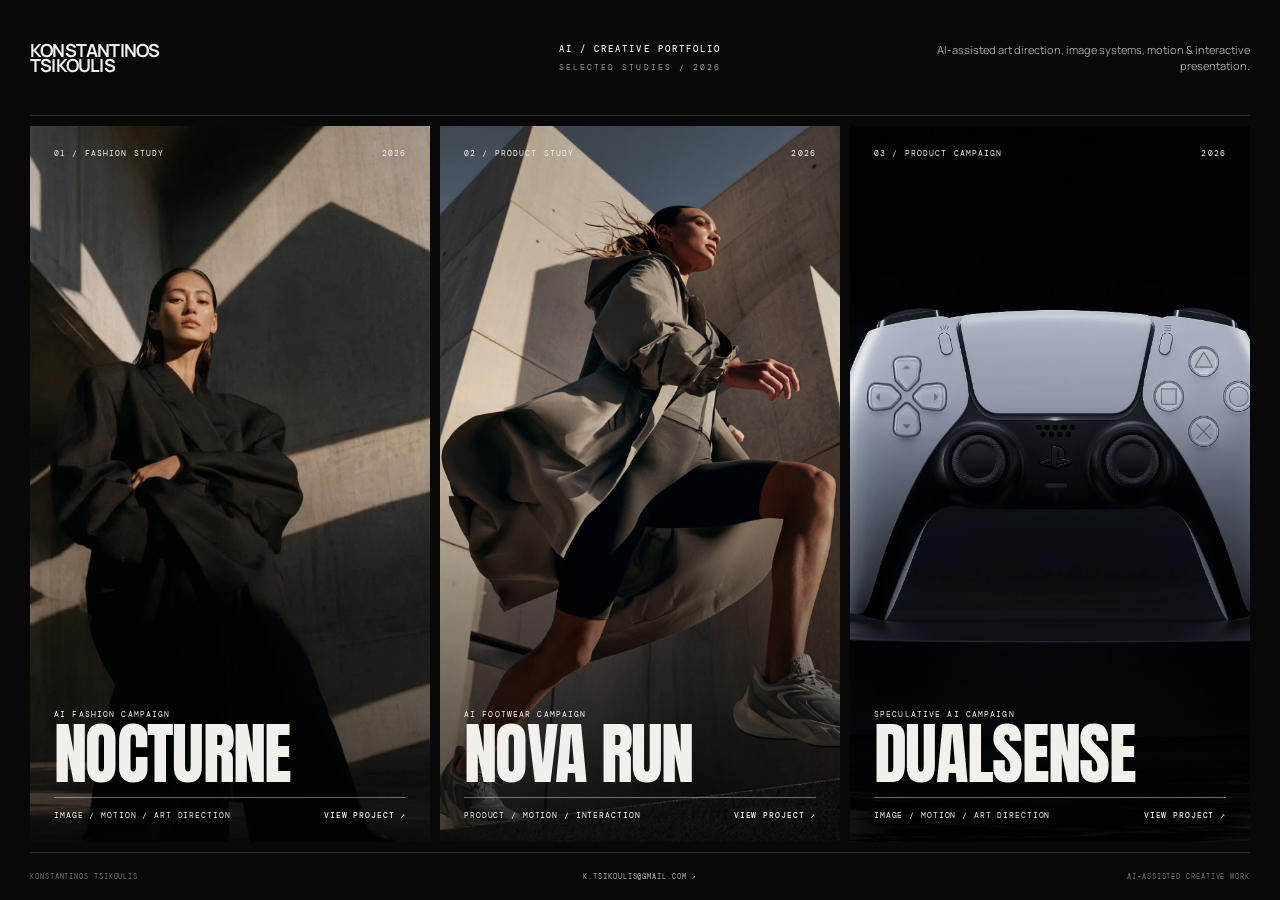
<file: index.html>
<!doctype html><html lang="en"><head><meta charset="utf-8"><meta name="viewport" content="width=device-width,initial-scale=1,viewport-fit=cover"><meta name="theme-color" content="#080808"><title>Konstantinos Tsikoulis — Creative Portfolio</title><meta name="description" content="Selected AI-assisted creative direction studies by Konstantinos Tsikoulis — fashion, product, image, motion and interactive web presentation."><meta name="robots" content="index,follow,max-image-preview:large"><meta property="og:title" content="Konstantinos Tsikoulis — Creative Portfolio"><meta property="og:description" content="Selected AI-assisted fashion and product case studies by Konstantinos Tsikoulis."><meta property="og:type" content="website"><meta property="og:image" content="assets/konstantinos-tsikoulis-portfolio-share.webp"><meta property="og:image:width" content="1200"><meta property="og:image:height" content="630"><meta property="og:image:type" content="image/webp"><meta name="twitter:card" content="summary_large_image"><meta name="twitter:image" content="assets/konstantinos-tsikoulis-portfolio-share.webp"><link rel="preconnect" href="https://fonts.googleapis.com"><link rel="preconnect" href="https://fonts.gstatic.com" crossorigin><link href="https://fonts.googleapis.com/css2?family=Anton&family=DM+Mono:wght@300;400;500&family=Manrope:wght@400;500;600&display=swap" rel="stylesheet"><link rel="preload" as="image" href="nocturne/assets/nocturne-wide.webp" fetchpriority="high"><link rel="preload" as="image" href="nova-run/assets/action.webp"><link rel="stylesheet" href="style.css"><meta property="og:url" content="./"></head><body><main class="landing">
<header class="landing-head"><a class="brand personal-brand" href="./" aria-label="Konstantinos Tsikoulis portfolio home"><span class="brand-name">KONSTANTINOS</span><span class="brand-surname">TSIKOULIS</span></a><div class="identity"><strong>AI / CREATIVE PORTFOLIO</strong><span>SELECTED STUDIES / 2026</span></div><p class="intro-copy">AI-assisted art direction, image systems, motion &amp; interactive presentation.</p></header>
<section class="project-grid" aria-label="Selected AI projects"><a class="project-card" href="nocturne/" aria-label="View NOCTURNE case study"><img src="nocturne/assets/nocturne-wide.webp" alt="NOCTURNE fashion campaign" fetchpriority="high"><span class="veil"></span><div class="card-top"><span>01 / FASHION STUDY</span><span>2026</span></div><div class="card-bottom"><div><p>AI FASHION CAMPAIGN</p><h1>NOCTURNE</h1></div><div class="card-meta"><span>IMAGE / MOTION / ART DIRECTION</span><strong>VIEW PROJECT ↗</strong></div></div></a><a class="project-card nova" href="nova-run/" aria-label="View NOVA RUN case study"><img src="nova-run/assets/action.webp" alt="NOVA RUN footwear campaign" fetchpriority="high"><span class="veil"></span><div class="card-top"><span>02 / PRODUCT STUDY</span><span>2026</span></div><div class="card-bottom"><div><p>AI FOOTWEAR CAMPAIGN</p><h1>NOVA RUN</h1></div><div class="card-meta"><span>PRODUCT / MOTION / INTERACTION</span><strong>VIEW PROJECT ↗</strong></div></div></a><a class="project-card control" href="dualsense-concept/" aria-label="View DUALSENSE case study"><img src="dualsense-concept/assets/hero.webp" alt="DUALSENSE speculative product campaign concept" loading="lazy"><span class="veil"></span><div class="card-top"><span>03 / PRODUCT CAMPAIGN</span><span>2026</span></div><div class="card-bottom"><div><p>SPECULATIVE AI CAMPAIGN</p><h1>DUALSENSE</h1></div><div class="card-meta"><span>IMAGE / MOTION / ART DIRECTION</span><strong>VIEW PROJECT ↗</strong></div></div></a></section>
<footer class="landing-foot"><span>KONSTANTINOS TSIKOULIS</span><a href="mailto:k.tsikoulis@gmail.com">K.TSIKOULIS@GMAIL.COM ↗</a><span>AI-ASSISTED CREATIVE WORK</span></footer></main></body></html>
</file>
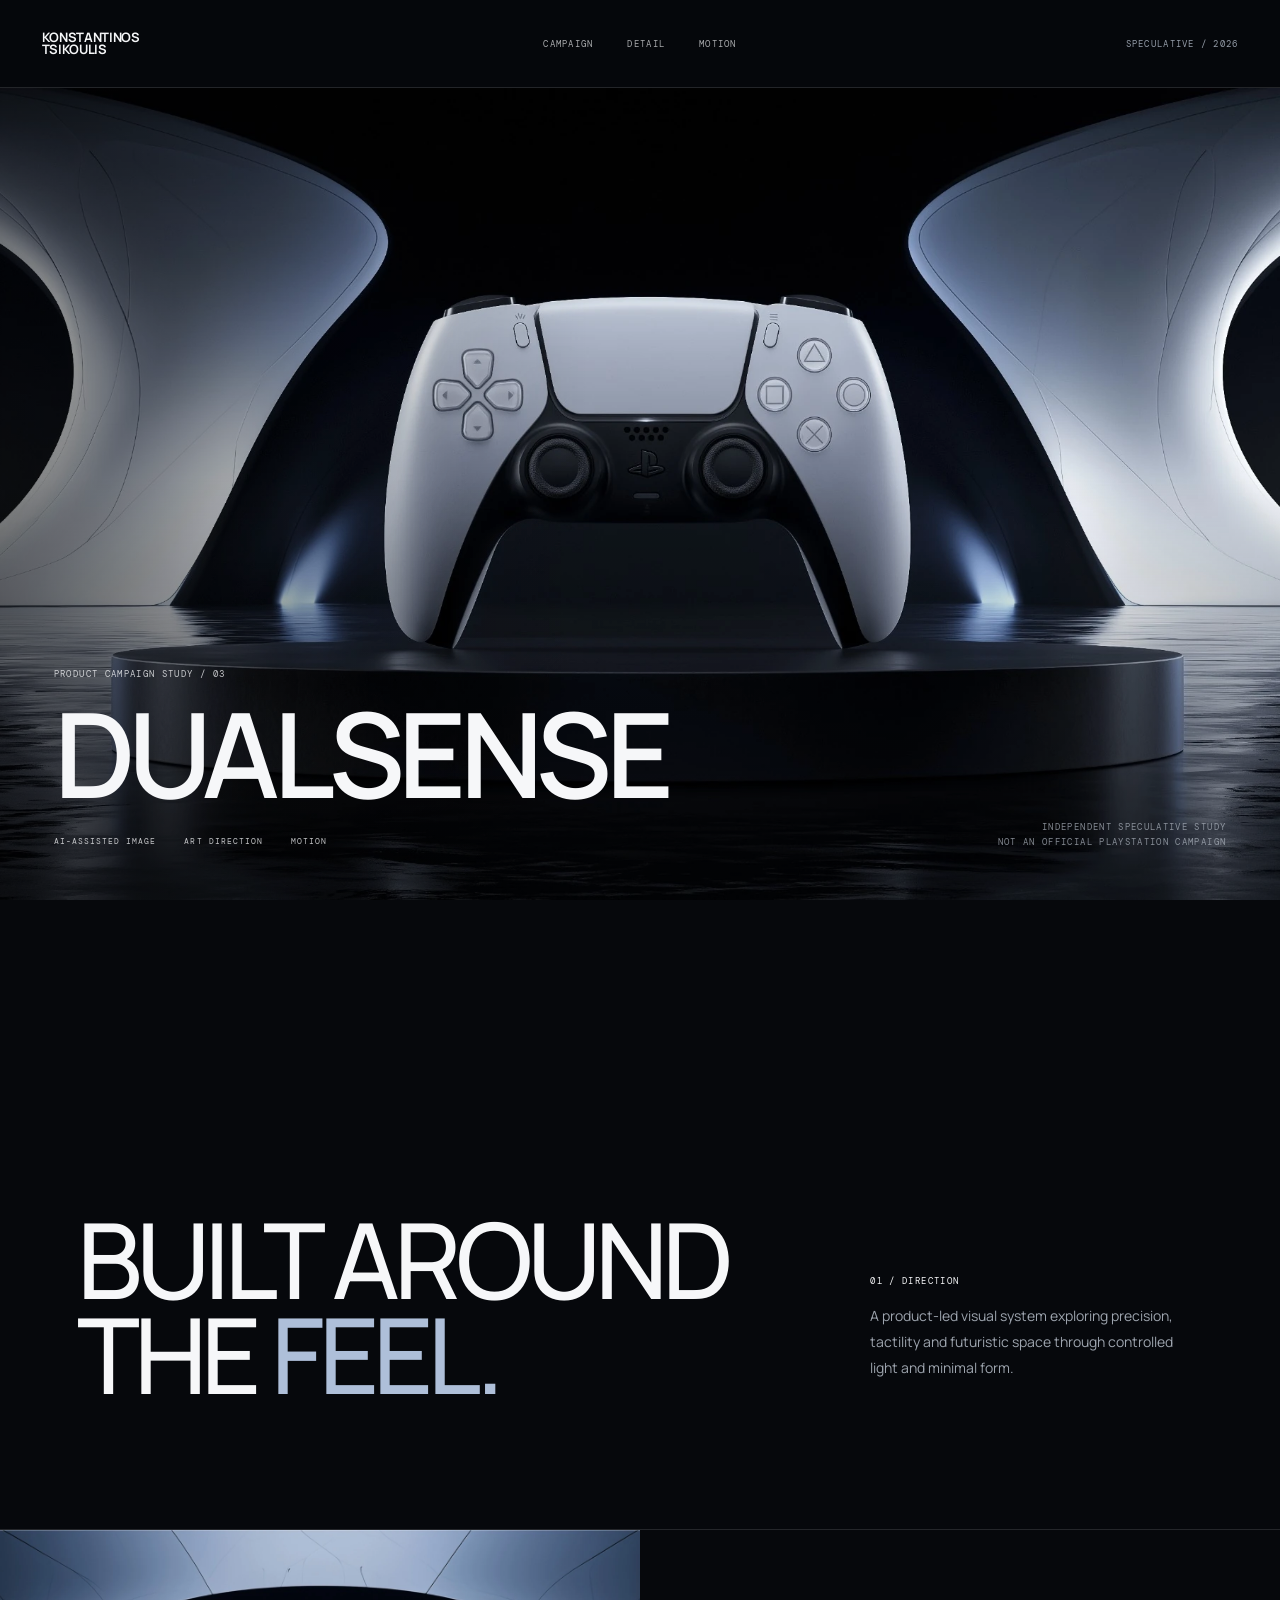
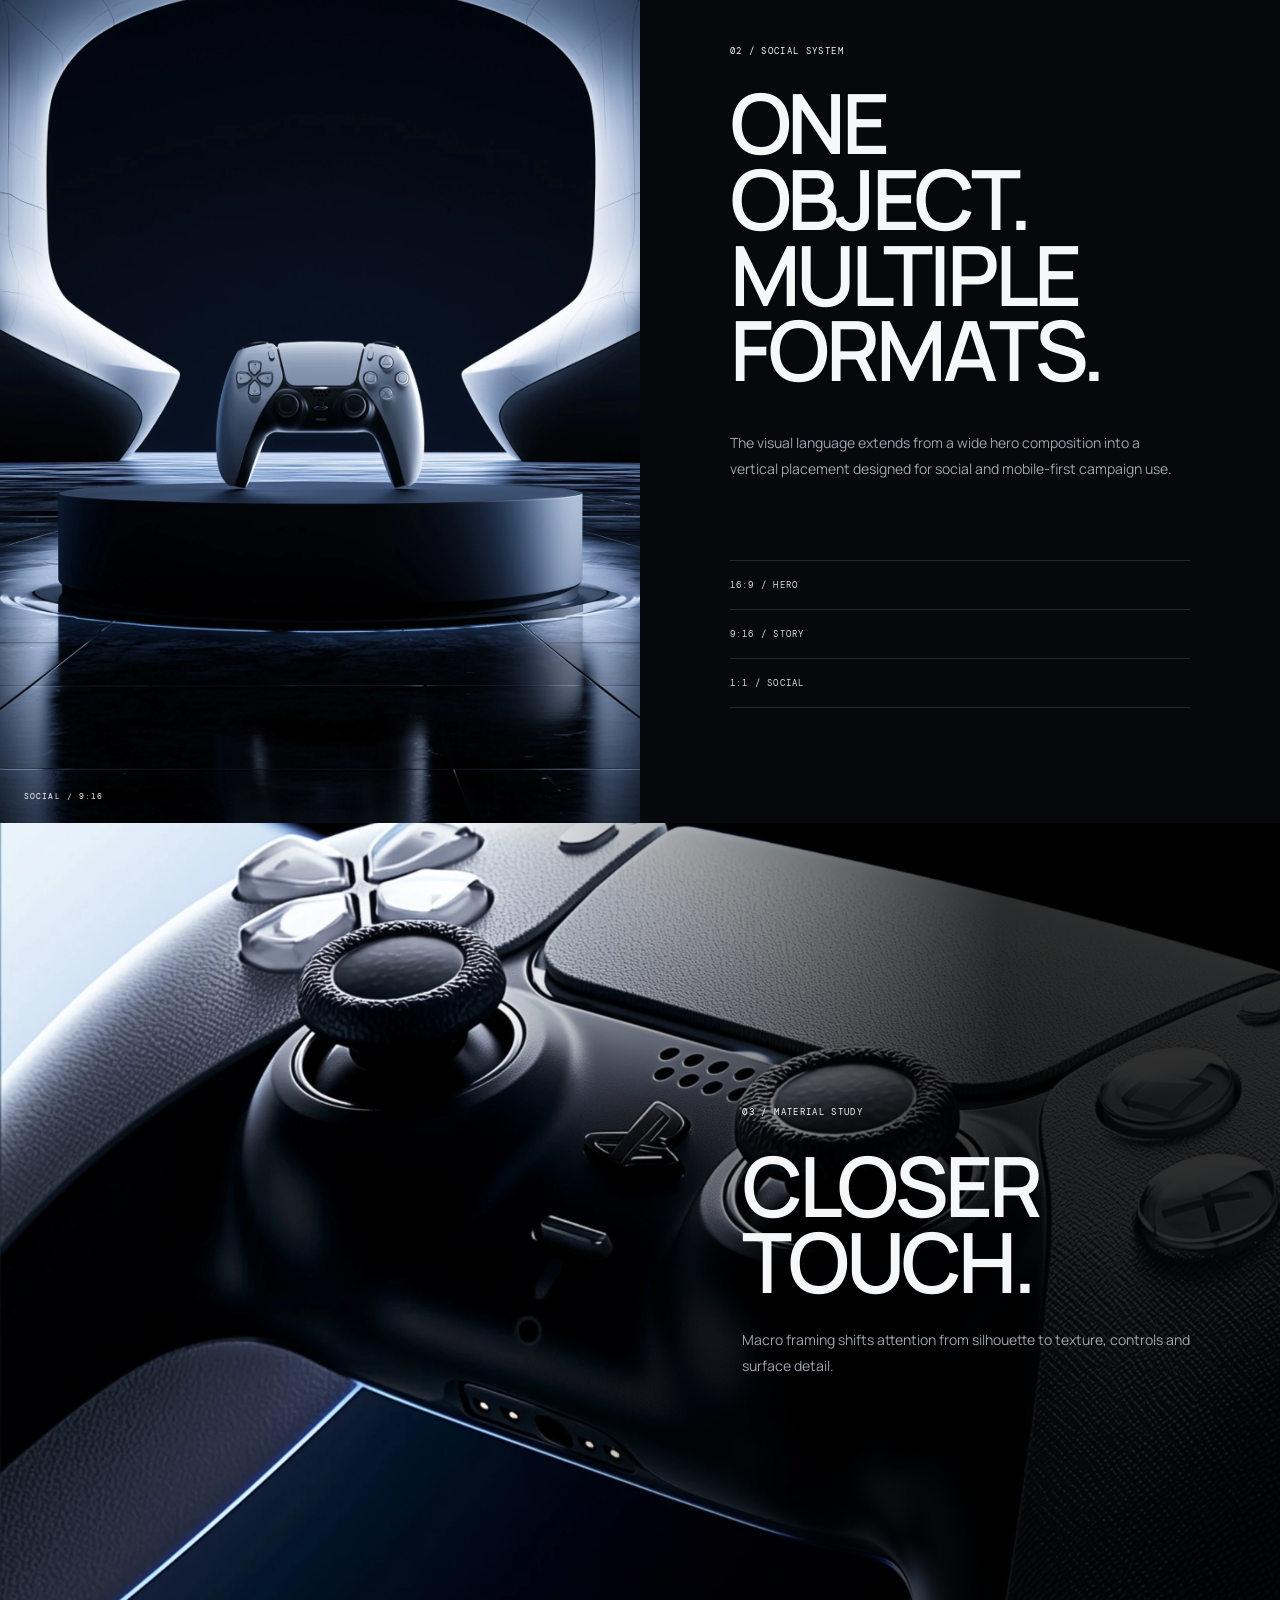
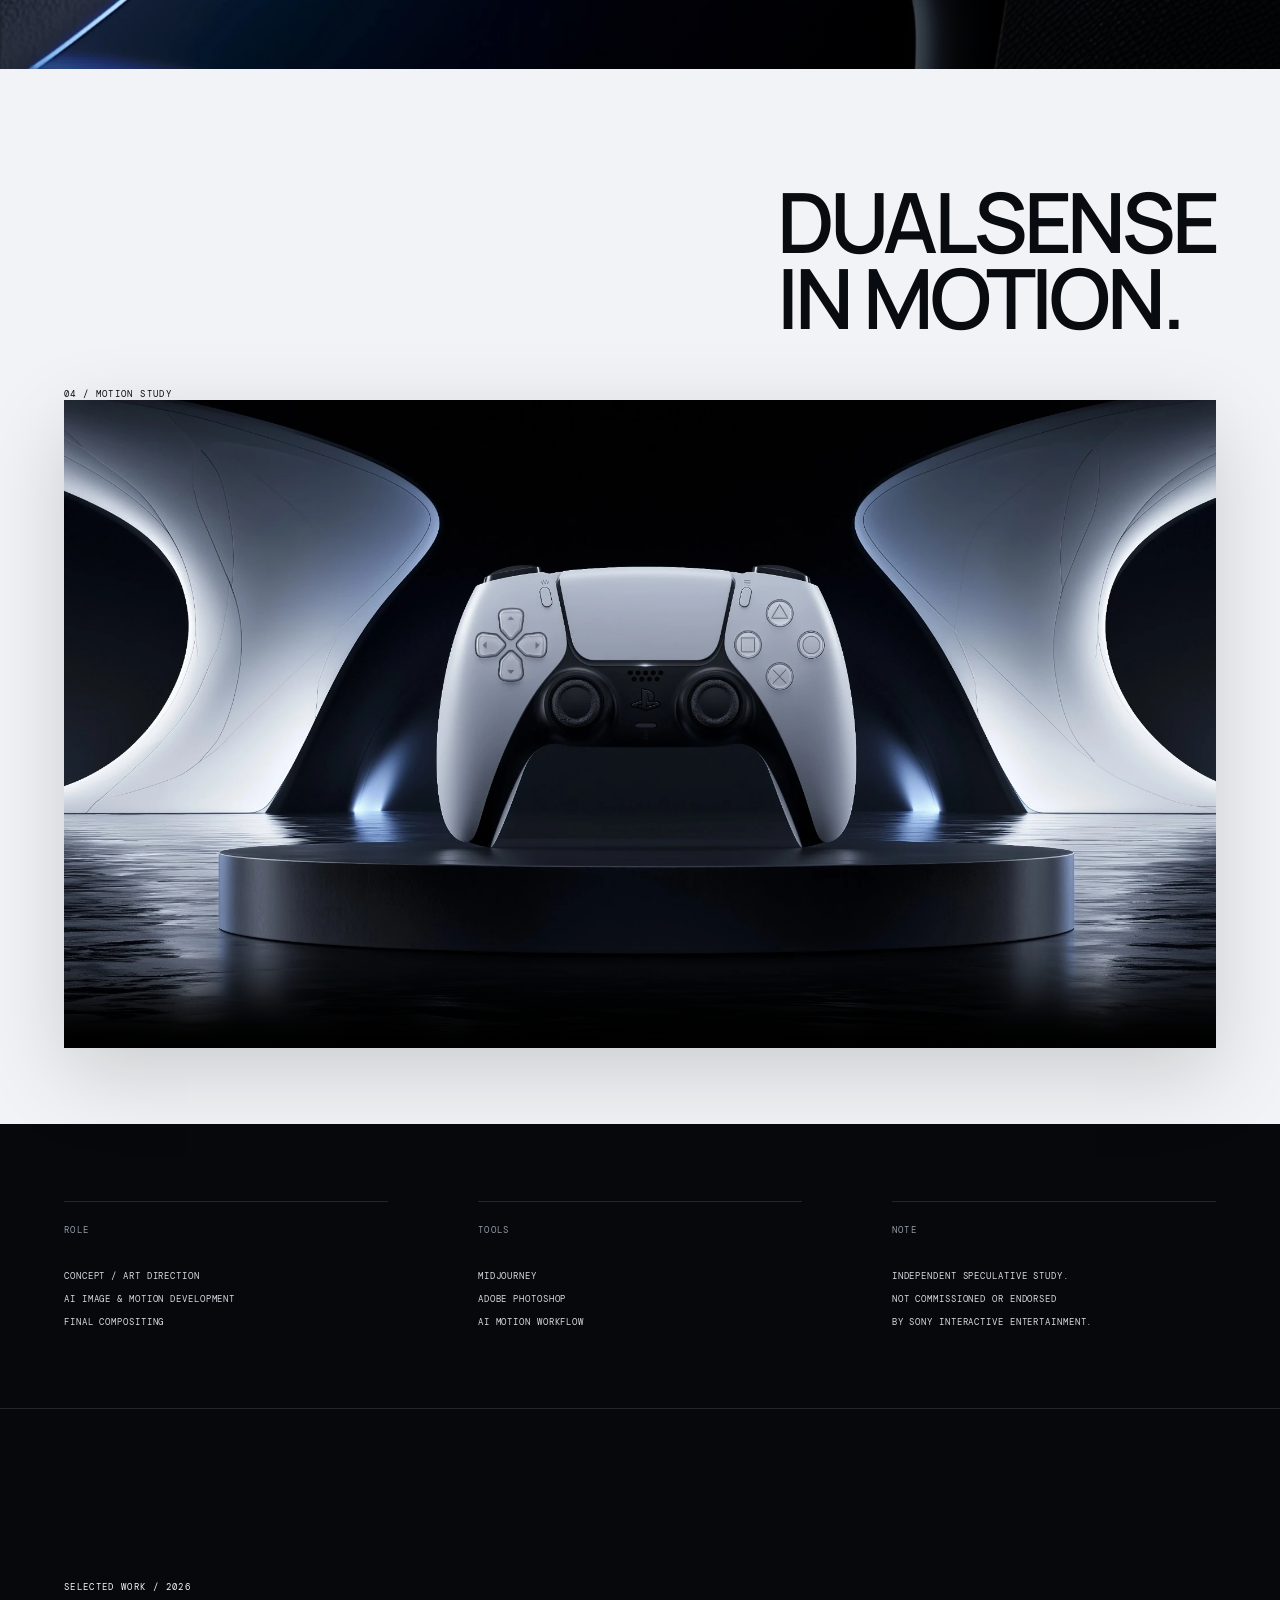
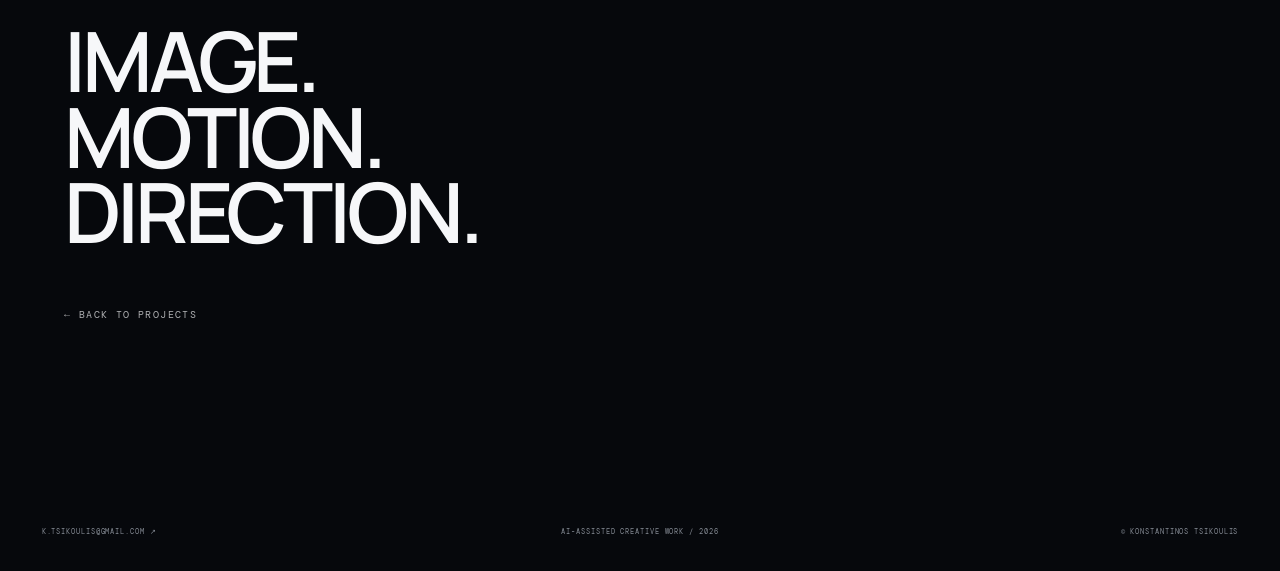
<file: dualsense-concept/index.html>
<!doctype html><html lang="en"><head><meta charset="utf-8"><meta name="viewport" content="width=device-width,initial-scale=1,viewport-fit=cover"><title>DUALSENSE — Konstantinos Tsikoulis</title><meta name="description" content="DUALSENSE — independent speculative AI-assisted product campaign study by Konstantinos Tsikoulis."><meta name="theme-color" content="#05070b"><link rel="preconnect" href="https://fonts.googleapis.com"><link rel="preconnect" href="https://fonts.gstatic.com" crossorigin><link href="https://fonts.googleapis.com/css2?family=DM+Mono:wght@300;400;500&family=Manrope:wght@400;500;600;700&display=swap" rel="stylesheet"><link rel="stylesheet" href="style.css"></head><body>
<header><a class="brand" href="../"><b>KONSTANTINOS</b><b>TSIKOULIS</b></a><nav><a href="#campaign">CAMPAIGN</a><a href="#detail">DETAIL</a><a href="#motion">MOTION</a></nav><span>SPECULATIVE / 2026</span></header>
<main><section class="hero" id="campaign"><img src="assets/hero.webp" alt="DualSense speculative product campaign concept"><div class="shade"></div><div class="hero-copy"><p>PRODUCT CAMPAIGN STUDY / 03</p><h1>DUAL<br class="mobile-break">SENSE</h1><div class="hero-meta"><span>AI-ASSISTED IMAGE</span><span>ART DIRECTION</span><span>MOTION</span></div></div><div class="side-note">INDEPENDENT SPECULATIVE STUDY<br>NOT AN OFFICIAL PLAYSTATION CAMPAIGN</div></section>
<section class="manifesto"><p>BUILT AROUND<br>THE <em>FEEL.</em></p><div><span>01 / DIRECTION</span><p>A product-led visual system exploring precision, tactility and futuristic space through controlled light and minimal form.</p></div></section>
<section class="split" id="detail"><div class="vertical"><img src="assets/vertical.webp" alt="Vertical DualSense campaign composition"><div class="label">SOCIAL / 9:16</div></div><div class="detail-copy"><span>02 / SOCIAL SYSTEM</span><h2>ONE OBJECT.<br>MULTIPLE<br>FORMATS.</h2><p>The visual language extends from a wide hero composition into a vertical placement designed for social and mobile-first campaign use.</p><div class="rules"><b>16:9 / HERO</b><b>9:16 / STORY</b><b>1:1 / SOCIAL</b></div></div></section>
<section class="macro"><img src="assets/macro.webp" alt="DualSense macro detail study"><div class="macro-copy"><span>03 / MATERIAL STUDY</span><h2>CLOSER<br>TOUCH.</h2><p>Macro framing shifts attention from silhouette to texture, controls and surface detail.</p></div></section>
<section class="motion" id="motion"><div class="motion-head"><span>04 / MOTION STUDY</span><h2>DUALSENSE<br>IN MOTION.</h2></div><div class="video-frame"><video autoplay muted loop playsinline controls poster="assets/hero.webp"><source src="assets/motion.mp4" type="video/mp4"></video></div></section>
<section class="credits"><div><span>ROLE</span><b>CONCEPT / ART DIRECTION<br>AI IMAGE &amp; MOTION DEVELOPMENT<br>FINAL COMPOSITING</b></div><div><span>TOOLS</span><b>MIDJOURNEY<br>ADOBE PHOTOSHOP<br>AI MOTION WORKFLOW</b></div><div><span>NOTE</span><b>INDEPENDENT SPECULATIVE STUDY.<br>NOT COMMISSIONED OR ENDORSED<br>BY SONY INTERACTIVE ENTERTAINMENT.</b></div></section>
<section class="next"><span>SELECTED WORK / 2026</span><h2>IMAGE.<br>MOTION.<br>DIRECTION.</h2><a href="../">← BACK TO PROJECTS</a></section></main>
<footer><a href="mailto:k.tsikoulis@gmail.com">K.TSIKOULIS@GMAIL.COM ↗</a><span>AI-ASSISTED CREATIVE WORK / 2026</span><span>© KONSTANTINOS TSIKOULIS</span></footer></body></html>
</file>
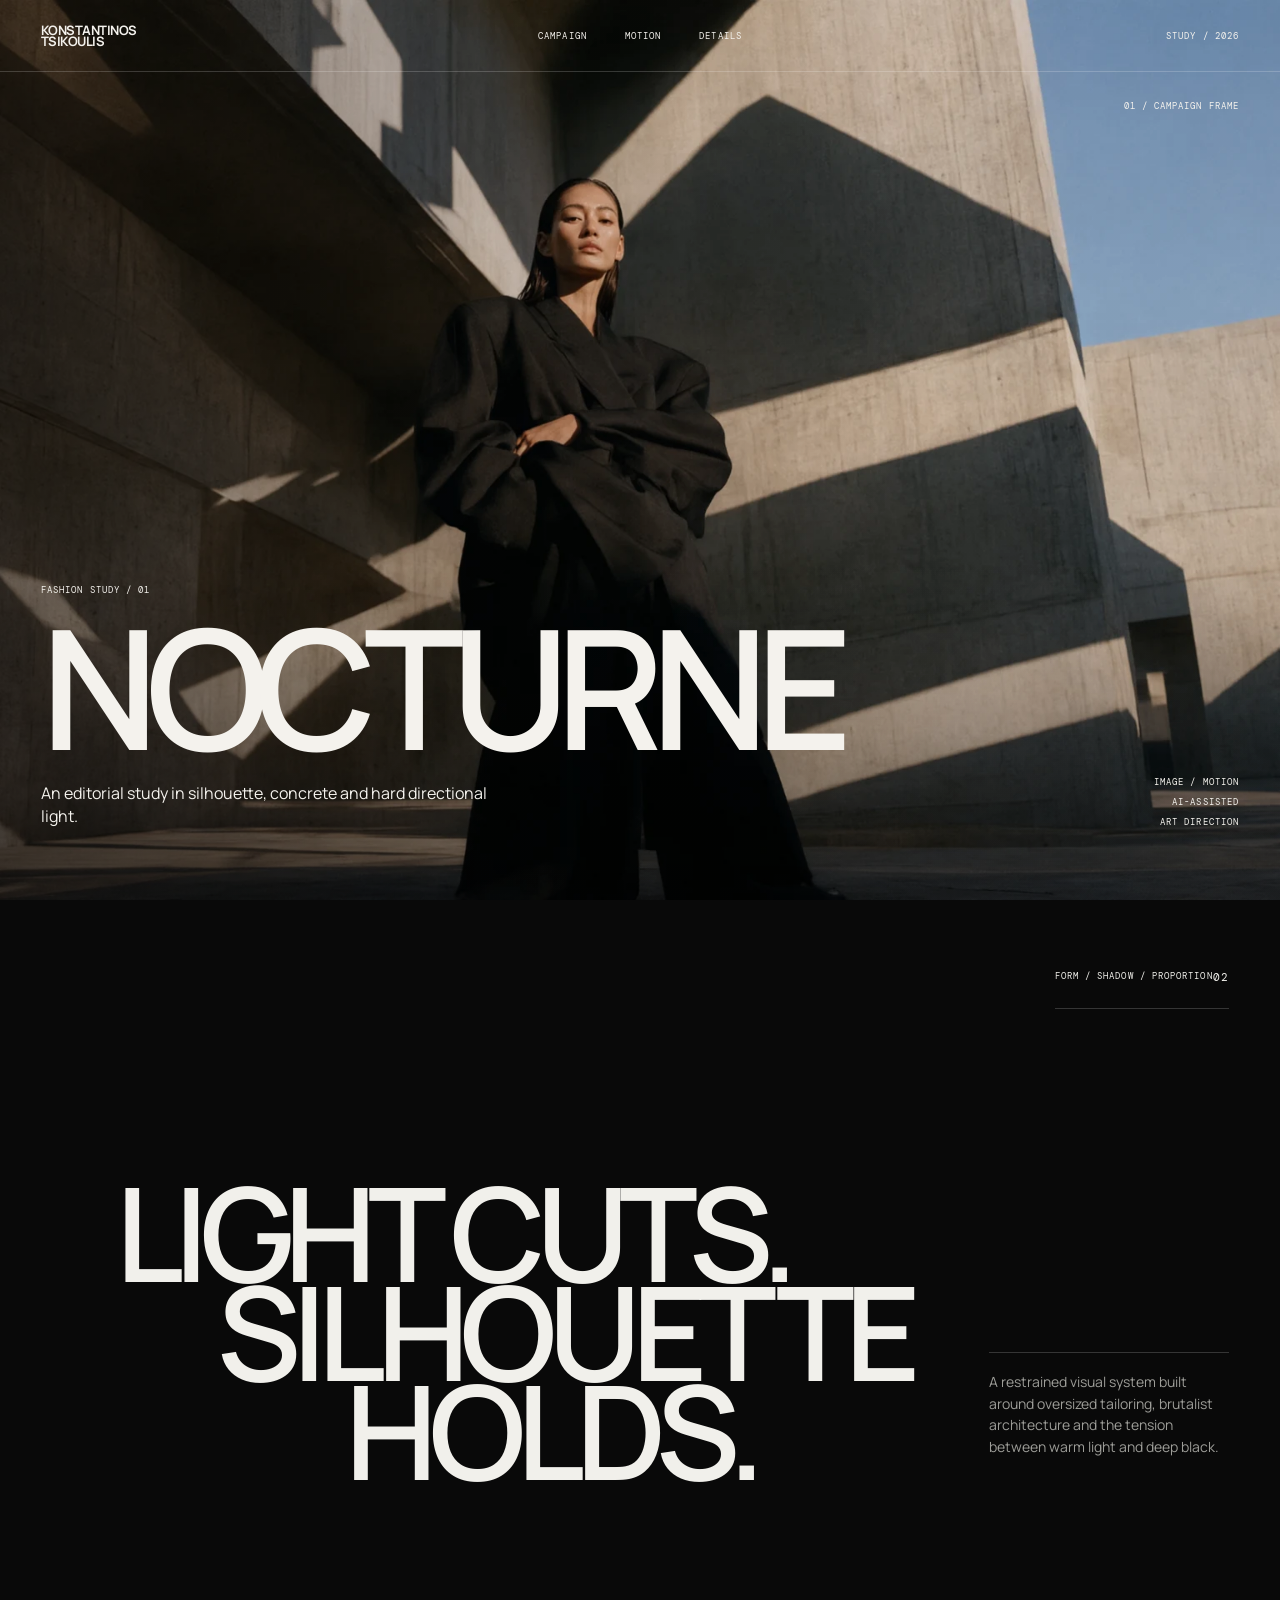
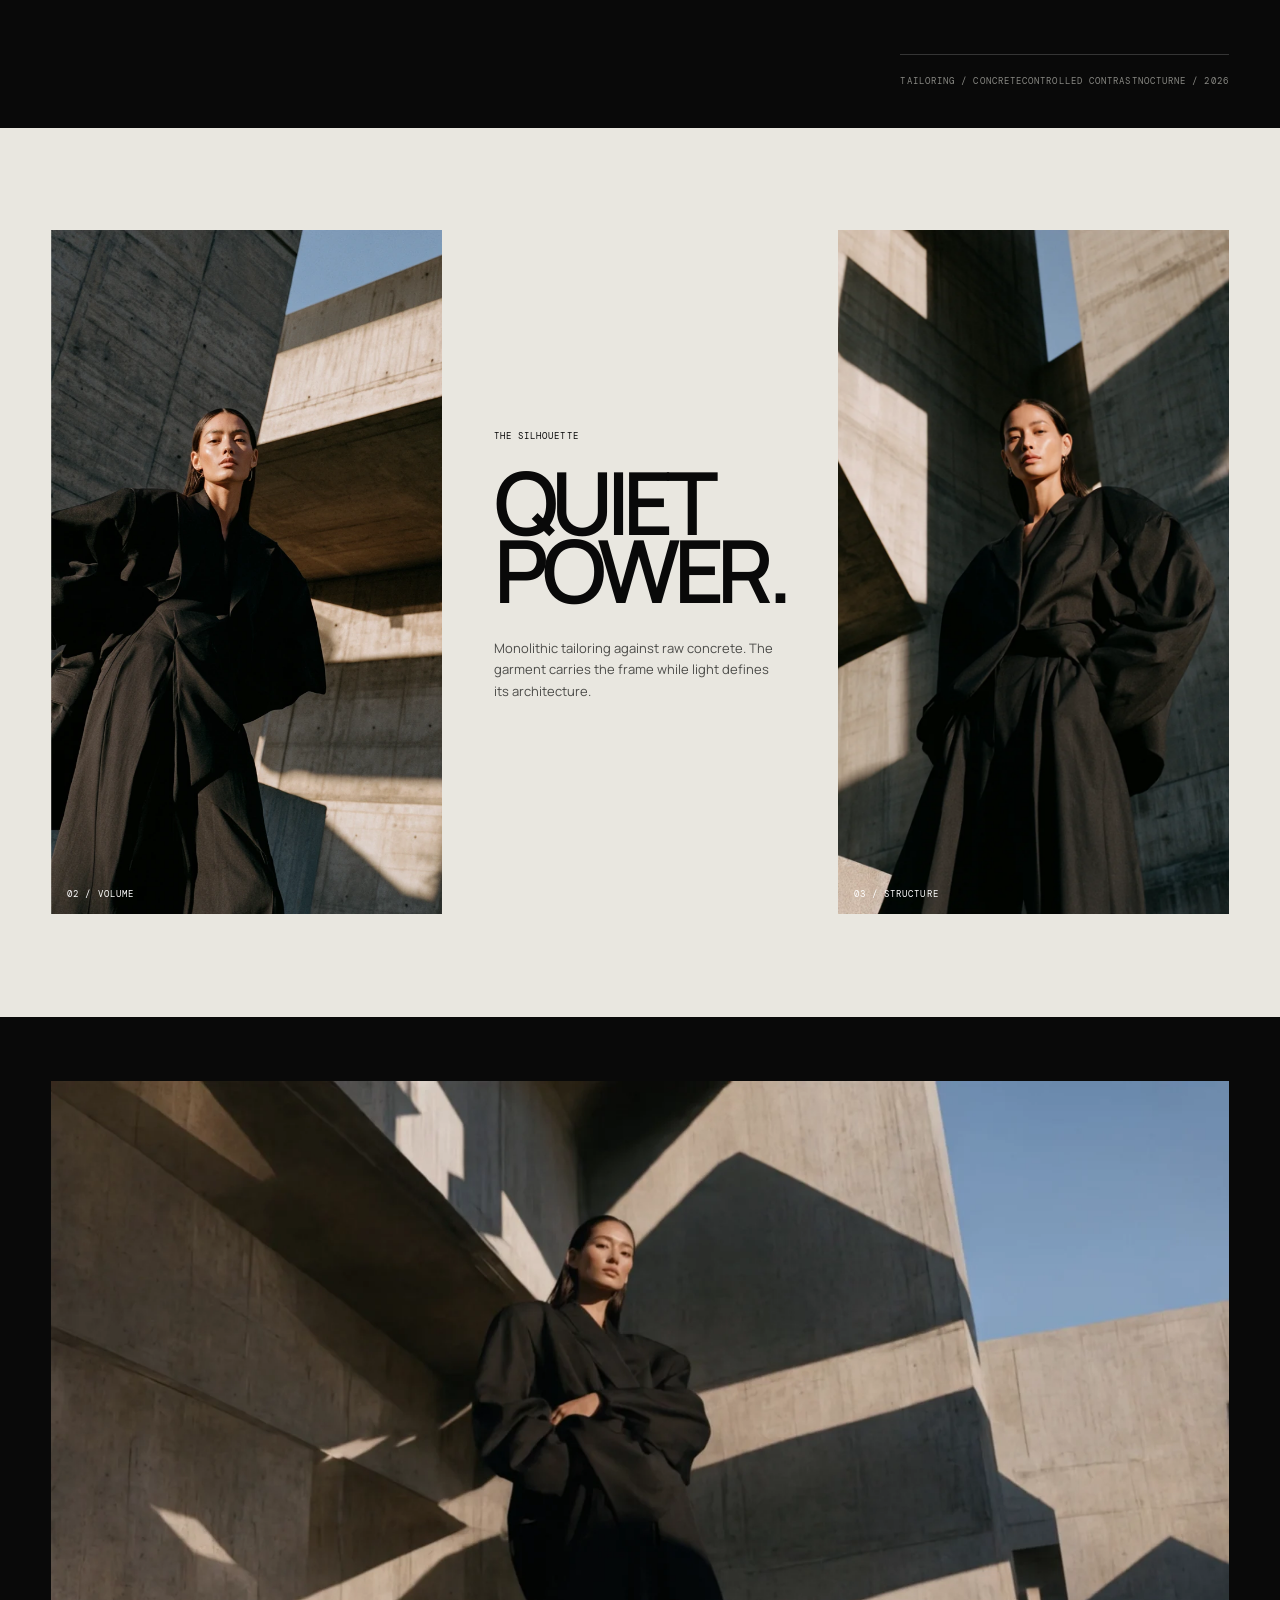
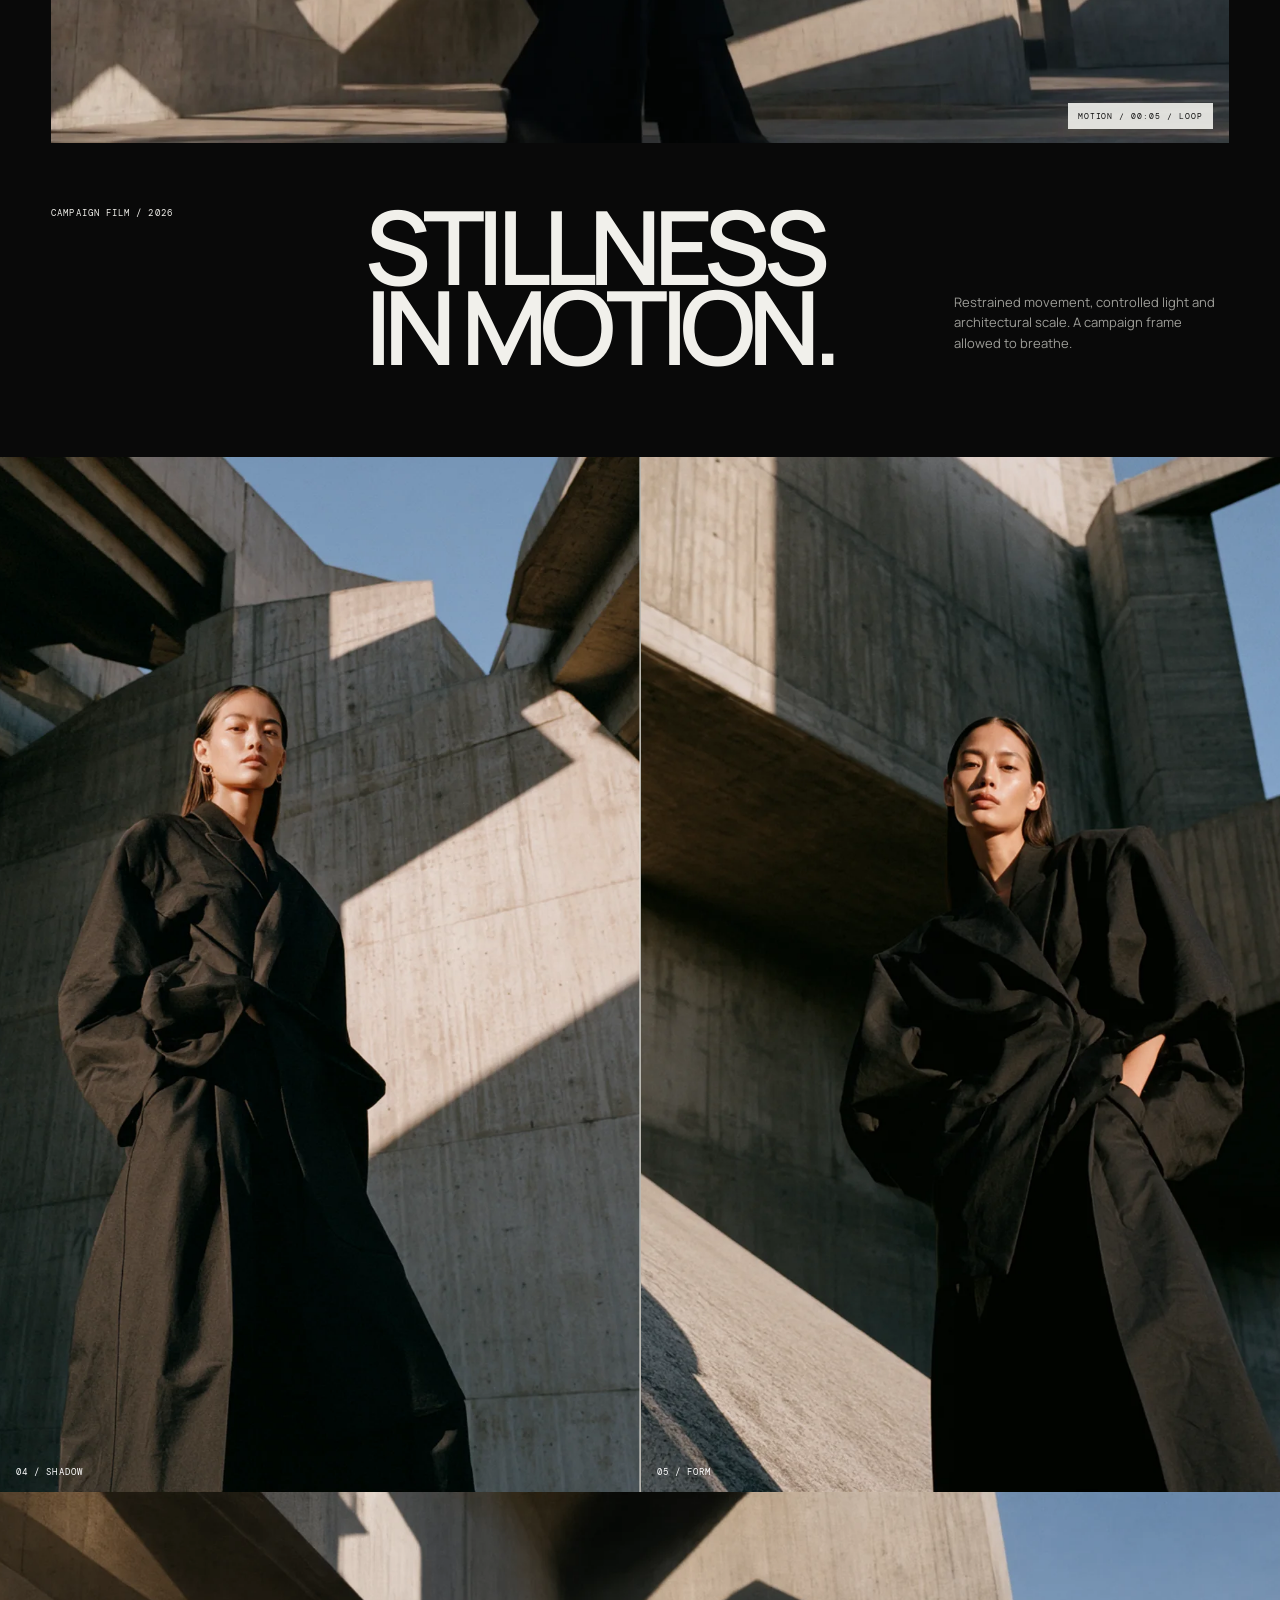
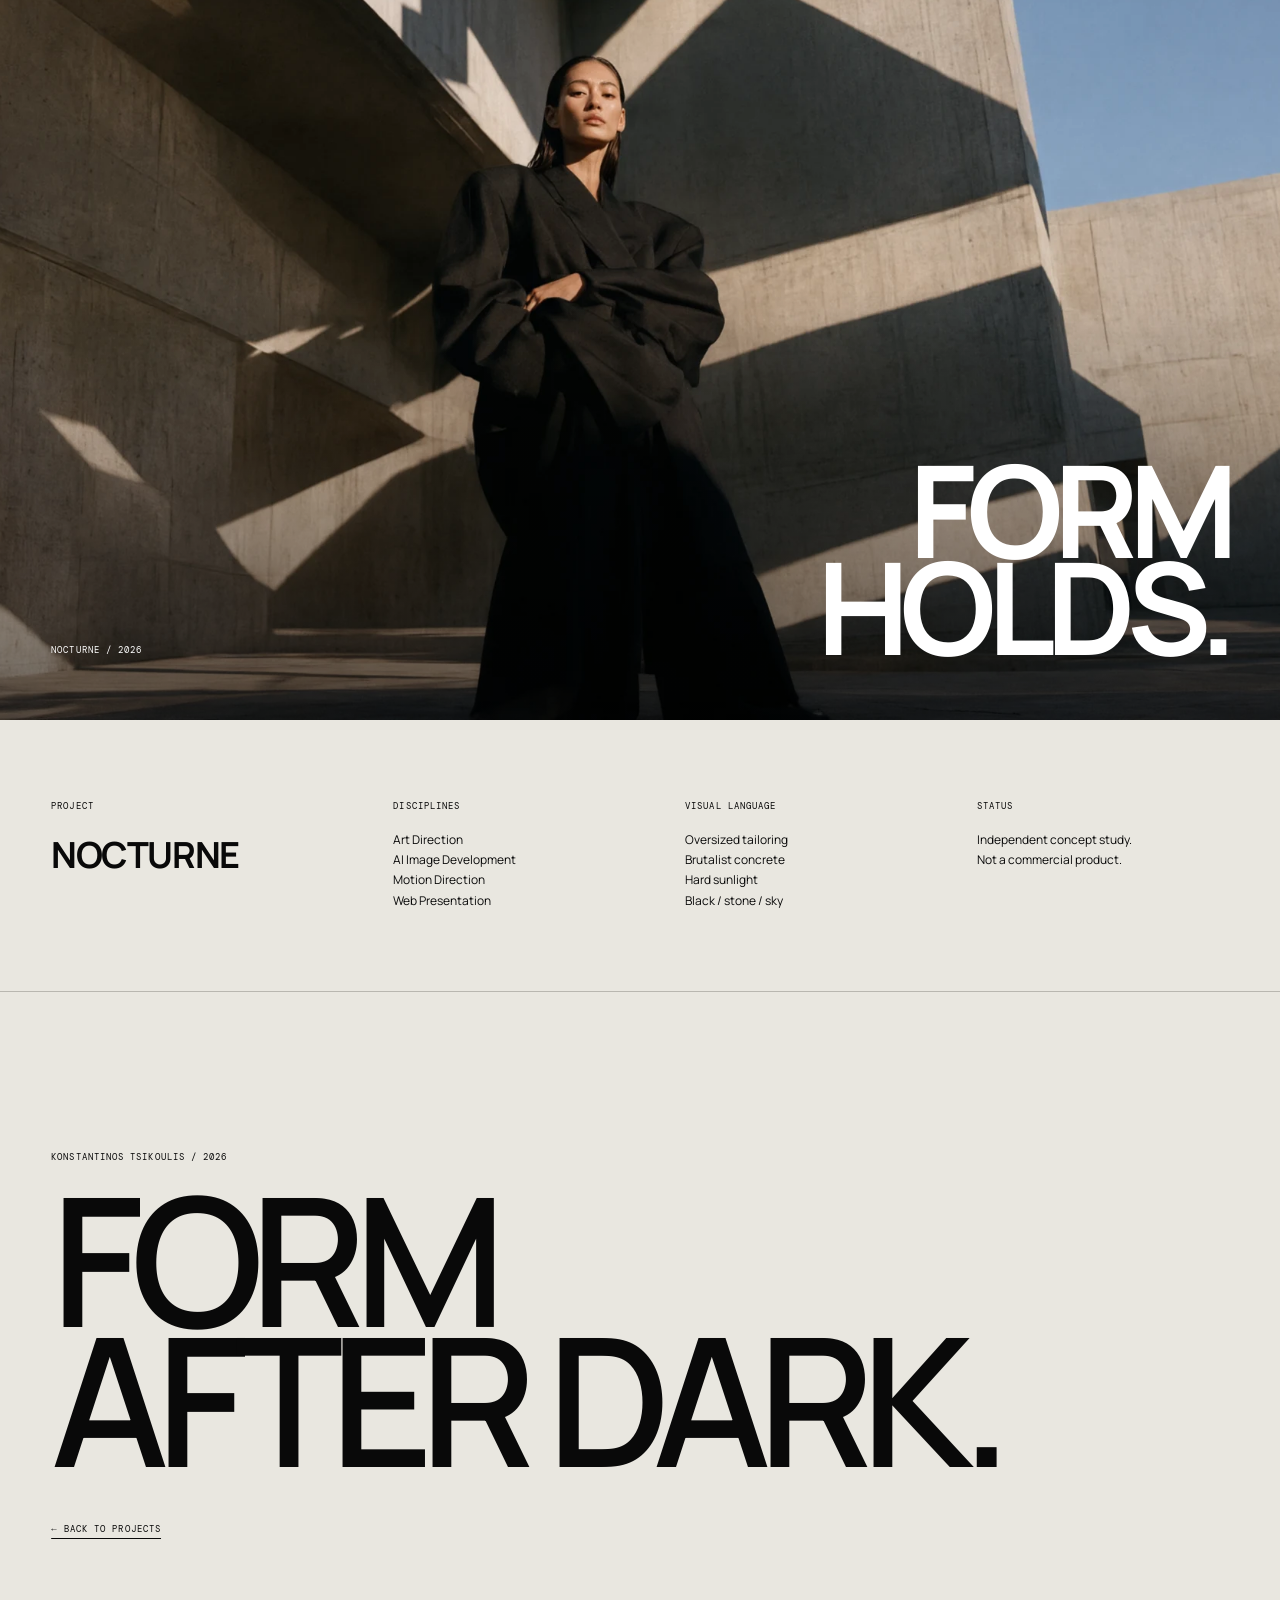
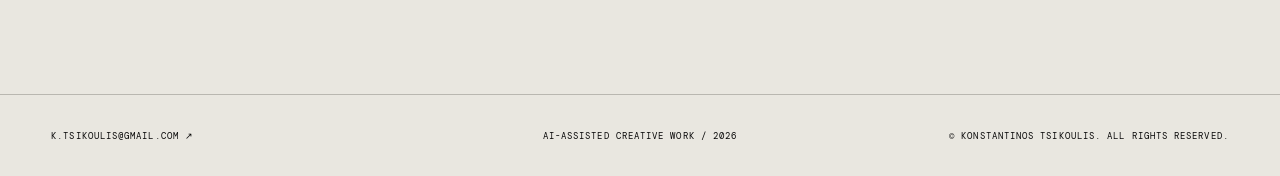
<file: nocturne/index.html>
<!doctype html><html lang="en"><head><meta charset="utf-8"><meta name="viewport" content="width=device-width,initial-scale=1"><meta name="theme-color" content="#0a0a0a"><title>NOCTURNE — Konstantinos Tsikoulis</title><meta name="robots" content="index,follow,max-image-preview:large"><meta name="description" content="NOCTURNE — an AI-assisted fashion image and motion study by Konstantinos Tsikoulis."><meta property="og:title" content="NOCTURNE — Konstantinos Tsikoulis"><meta property="og:description" content="Fashion / image / motion / art direction."><meta property="og:image" content="assets/nocturne-share-kt.webp"><meta property="og:image:width" content="1200"><meta property="og:image:height" content="630"><meta property="og:image:type" content="image/webp"><meta name="twitter:card" content="summary_large_image"><meta name="twitter:image" content="assets/nocturne-share-kt.webp"><link rel="preconnect" href="https://fonts.googleapis.com"><link rel="preconnect" href="https://fonts.gstatic.com" crossorigin><link href="https://fonts.googleapis.com/css2?family=DM+Mono:wght@300;400;500&family=Manrope:wght@400;500;600&display=swap" rel="stylesheet"><link rel="preload" as="image" href="assets/nocturne-wide.webp" fetchpriority="high"><link rel="stylesheet" href="style.css?v=20260820-nocturne-final"><meta property="og:url" content="./"></head>
<body><header class="nav"><a href="../" class="wordmark personal-brand" aria-label="Konstantinos Tsikoulis home"><span class="brand-name">KONSTANTINOS</span><span class="brand-surname">TSIKOULIS</span></a><nav><a href="#campaign">CAMPAIGN</a><a href="#film">MOTION</a><a href="#details">DETAILS</a></nav><span>STUDY / 2026</span></header>
<main>
<section class="hero" id="campaign"><img src="assets/nocturne-wide.webp" alt="NOCTURNE brutalist fashion campaign" fetchpriority="high"><div class="hero-shade"></div><div class="hero-copy"><p class="micro">FASHION STUDY / 01</p><h1>NOCTURNE</h1><p class="dek">An editorial study in silhouette, concrete and hard directional light.</p></div><div class="hero-meta"><span>IMAGE / MOTION</span><span>AI-ASSISTED</span><span>ART DIRECTION</span></div><span class="hero-index">01 / CAMPAIGN FRAME</span></section>
<section class="statement"><div class="statement-top"><p class="micro">FORM / SHADOW / PROPORTION</p><span class="statement-no">02</span></div><div class="statement-main"><h2><span>LIGHT CUTS.</span><span>SILHOUETTE</span><span>HOLDS.</span></h2><p class="sidecopy">A restrained visual system built around oversized tailoring, brutalist architecture and the tension between warm light and deep black.</p></div><div class="statement-foot"><span>TAILORING / CONCRETE</span><span>CONTROLLED CONTRAST</span><span>NOCTURNE / 2026</span></div></section>
<section class="editorial"><figure class="portrait"><img src="assets/look-new-left.webp" alt="NOCTURNE portrait study" loading="lazy"><figcaption>02 / VOLUME</figcaption></figure><div class="editorial-copy"><p class="micro">THE SILHOUETTE</p><h2>QUIET<br>POWER.</h2><p>Monolithic tailoring against raw concrete. The garment carries the frame while light defines its architecture.</p></div><figure class="portrait"><img src="assets/look-02.webp" alt="NOCTURNE look two" loading="lazy"><figcaption>03 / STRUCTURE</figcaption></figure></section>
<section class="film" id="film"><div class="film-frame"><video autoplay muted loop playsinline preload="metadata" poster="assets/nocturne-film-hq-poster.webp" aria-label="NOCTURNE fashion motion study"><source src="assets/nocturne-film-hq.mp4" type="video/mp4"></video><span class="film-tag">MOTION / 00:05 / LOOP</span></div><div class="film-head"><p class="micro">CAMPAIGN FILM / 2026</p><h2>STILLNESS<br>IN MOTION.</h2><p>Restrained movement, controlled light and architectural scale. A campaign frame allowed to breathe.</p></div></section>
<section class="duo"><figure><img src="assets/look-04.webp" alt="NOCTURNE look four" loading="lazy"><figcaption>04 / SHADOW</figcaption></figure><figure><img src="assets/look-03.webp" alt="NOCTURNE look three" loading="lazy"><figcaption>05 / FORM</figcaption></figure></section>
<section class="wide-break"><img src="assets/nocturne-wide.webp" alt="NOCTURNE wide campaign frame" loading="lazy"><div><span>NOCTURNE / 2026</span><strong>FORM<br>HOLDS.</strong></div></section>
<section class="details" id="details"><div><p class="micro">PROJECT</p><h3>NOCTURNE</h3></div><div><p class="micro">DISCIPLINES</p><p>Art Direction<br>AI Image Development<br>Motion Direction<br>Web Presentation</p></div><div><p class="micro">VISUAL LANGUAGE</p><p>Oversized tailoring<br>Brutalist concrete<br>Hard sunlight<br>Black / stone / sky</p></div><div><p class="micro">STATUS</p><p>Independent concept study.<br>Not a commercial product.</p></div></section>
<section class="outro"><p class="micro">KONSTANTINOS TSIKOULIS / 2026</p><h2>FORM<br>AFTER DARK.</h2><a href="../">← BACK TO PROJECTS</a></section>
</main><footer class="site-footer"><a href="mailto:k.tsikoulis@gmail.com">K.TSIKOULIS@GMAIL.COM ↗</a><span>AI-ASSISTED CREATIVE WORK / 2026</span><span>© KONSTANTINOS TSIKOULIS. ALL RIGHTS RESERVED.</span></footer>
<script>const v=document.querySelector('video');const io=new IntersectionObserver(e=>e.forEach(x=>x.isIntersecting?v.play().catch(()=>{}):v.pause()),{threshold:.15});io.observe(v);</script></body></html>
</file>
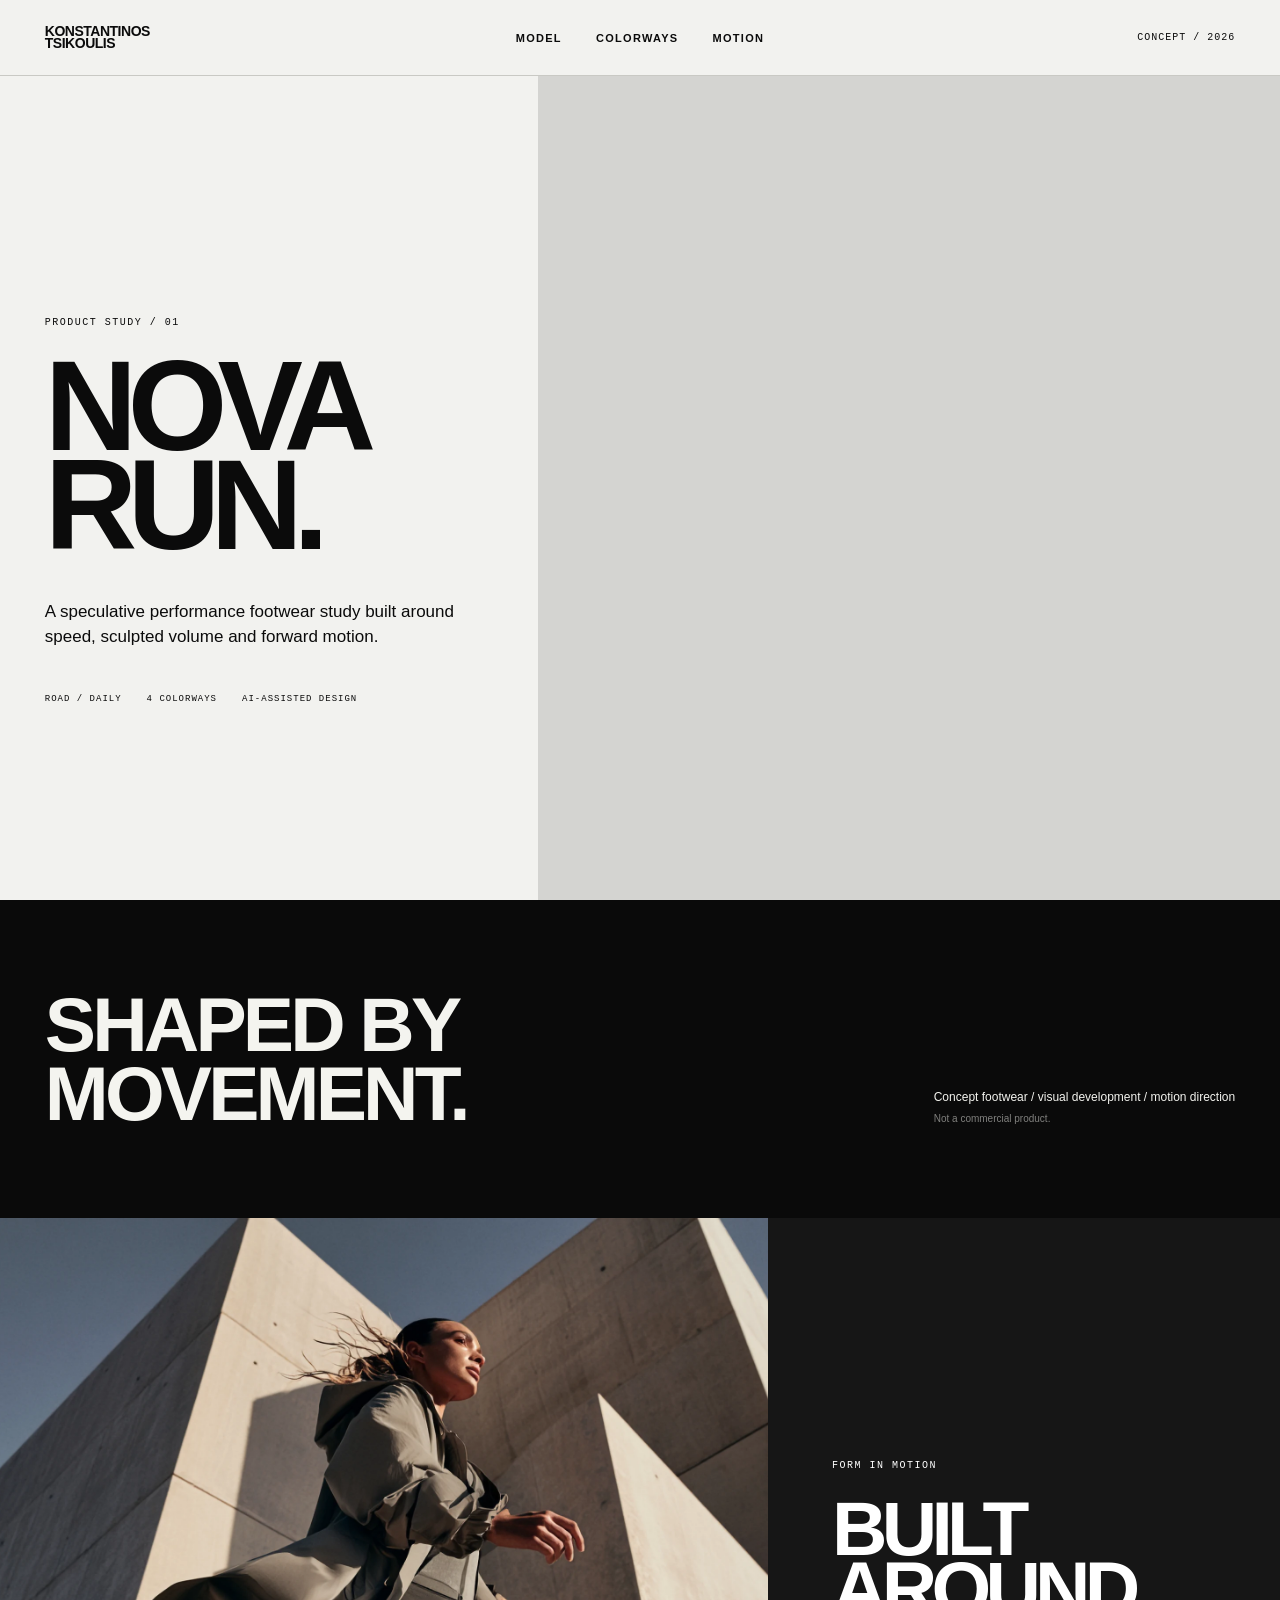
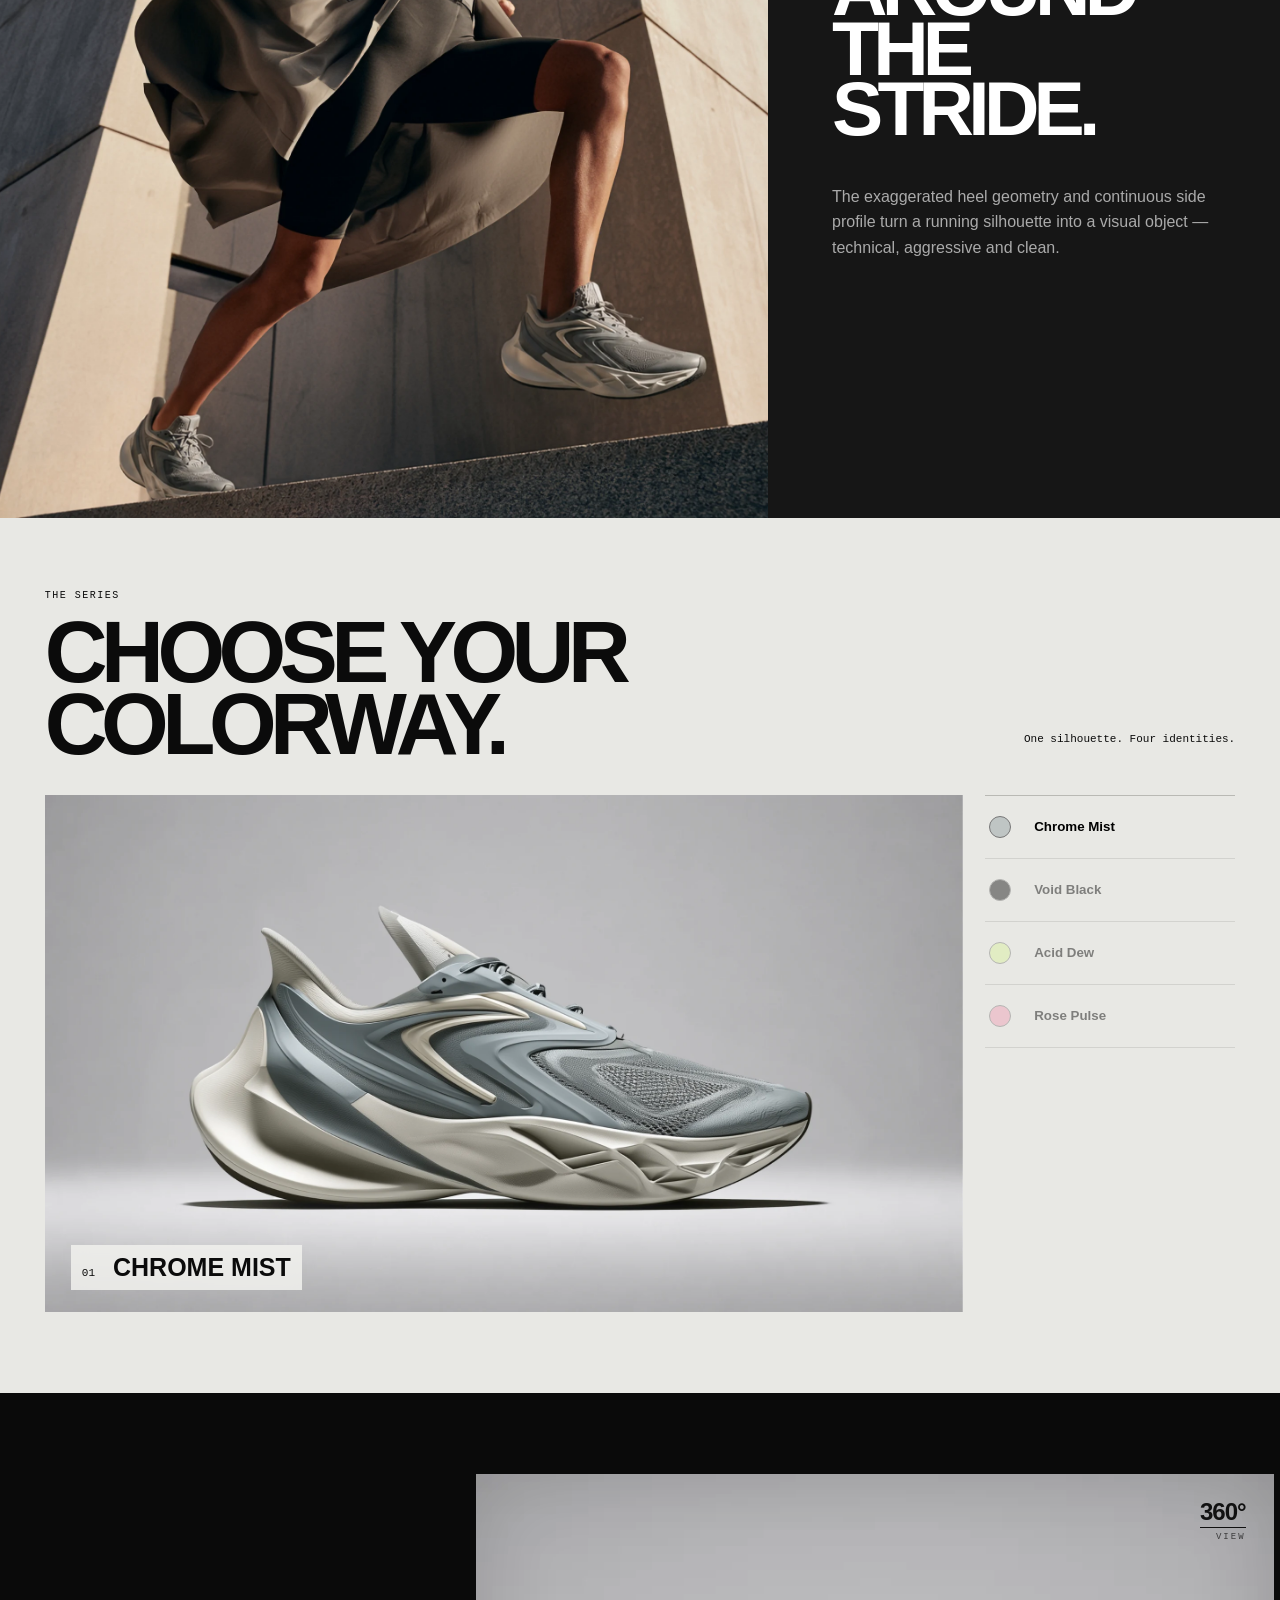
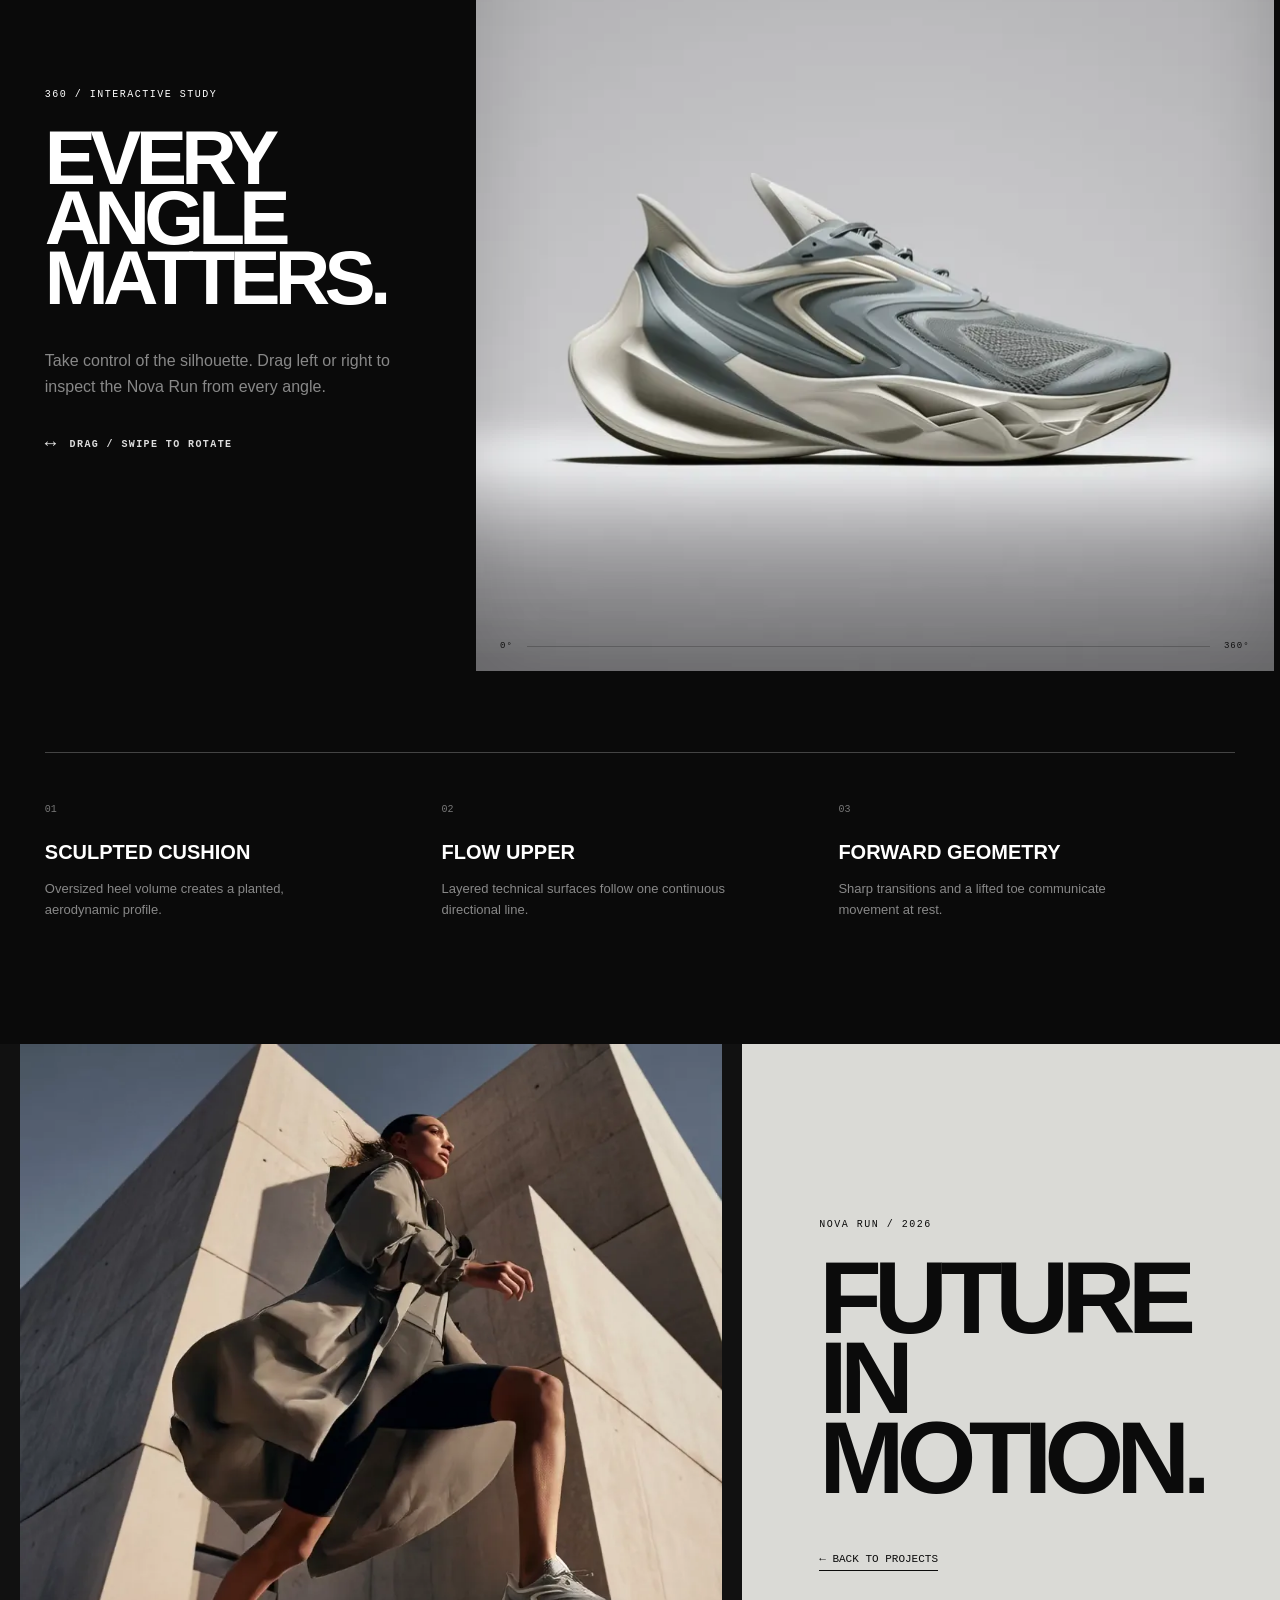
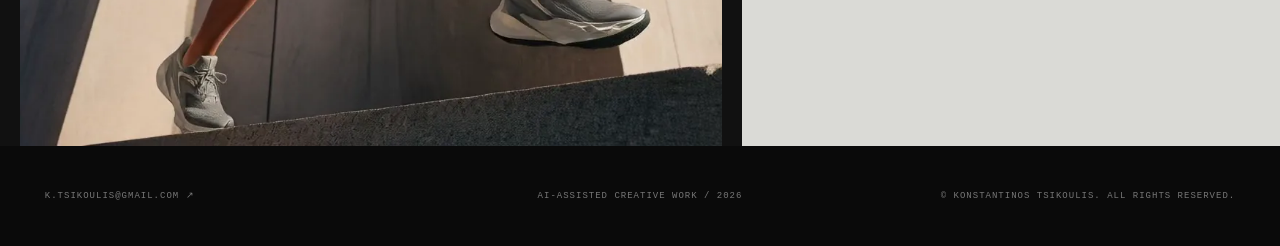
<file: nova-run/index.html>
<!doctype html><html lang="en"><head><meta charset="utf-8"><meta name="viewport" content="width=device-width,initial-scale=1"><title>NOVA RUN — Konstantinos Tsikoulis</title>
<meta name="robots" content="index,follow,max-image-preview:large"><meta name="description" content="NOVA RUN — an AI-assisted performance footwear concept by Konstantinos Tsikoulis. Image, motion and art direction.">
<meta name="theme-color" content="#e8e8e4">
<meta property="og:title" content="NOVA RUN — Konstantinos Tsikoulis">
<meta property="og:description" content="AI-assisted footwear concept — image, motion and art direction by Konstantinos Tsikoulis.">
<meta property="og:type" content="website">
<meta property="og:image" content="assets/nova-run-share-kt.webp">
<meta property="og:image:width" content="1200"><meta property="og:image:height" content="630"><meta property="og:image:type" content="image/webp"><meta name="twitter:card" content="summary_large_image">
<meta name="twitter:image" content="assets/nova-run-share-kt.webp">
<link rel="preload" as="image" href="assets/og.webp" media="(max-width:1099px)" fetchpriority="high"><link rel="preload" as="image" href="assets/hero-nova.webp" media="(min-width:1100px)" fetchpriority="high">
<link rel="stylesheet" href="style.css?v=20260820-nova-final"><meta property="og:url" content="./"></head><body>
<header><a class="brand personal-brand" href="../" aria-label="Konstantinos Tsikoulis"><span class="brand-name">KONSTANTINOS</span><span class="brand-surname">TSIKOULIS</span></a><nav><a href="#model">MODEL</a><a href="#colorways">COLORWAYS</a><a href="#motion">MOTION</a></nav><span class="edition">CONCEPT / 2026</span></header>
<main>
<section class="hero" id="model"><div class="hero-copy"><p class="eyebrow">PRODUCT STUDY / 01</p><h1>NOVA<br>RUN.</h1><p class="lede">A speculative performance footwear study built around speed, sculpted volume and forward motion.</p><div class="meta"><span>ROAD / DAILY</span><span>4 COLORWAYS</span><span>AI-ASSISTED DESIGN</span></div></div><div class="hero-media"><picture><source media="(max-width:1099px)" srcset="assets/og.webp"><img id="heroShoe" src="assets/hero-nova.webp" alt="Nova Run sneaker" width="2048" height="2048" fetchpriority="high" decoding="async"></picture></div></section>
<section class="statement"><p>SHAPED BY<br>MOVEMENT.</p><div>Concept footwear / visual development / motion direction<br><small>Not a commercial product.</small></div></section>
<section class="action"><img src="assets/action.webp" alt="Runner wearing concept footwear" loading="lazy" decoding="async"><div class="action-copy"><p class="eyebrow">FORM IN MOTION</p><h2>BUILT AROUND<br>THE STRIDE.</h2><p>The exaggerated heel geometry and continuous side profile turn a running silhouette into a visual object — technical, aggressive and clean.</p></div></section>
<section class="colors" id="colorways"><div class="section-head"><div><p class="eyebrow">THE SERIES</p><h2>CHOOSE YOUR<br>COLORWAY.</h2></div><p>One silhouette. Four identities.</p></div><div class="color-layout"><div class="stage"><img id="colorImage" src="assets/og.webp" alt="Selected Nova Run colorway" loading="lazy" decoding="async"><div class="color-name"><span id="colorIndex">01</span><strong id="colorTitle">CHROME MIST</strong></div></div><div class="swatches">
<button class="swatch active" data-img="assets/og.webp" data-name="CHROME MIST" data-num="01"><i class="mist"></i><span>Chrome Mist</span></button>
<button class="swatch" data-img="assets/black.webp" data-name="VOID BLACK" data-num="02"><i class="black"></i><span>Void Black</span></button>
<button class="swatch" data-img="assets/green.webp" data-name="ACID DEW" data-num="03"><i class="green"></i><span>Acid Dew</span></button>
<button class="swatch" data-img="assets/pink.webp" data-name="ROSE PULSE" data-num="04"><i class="pink"></i><span>Rose Pulse</span></button>
</div></div></section>
<section class="motion" id="motion"><div class="motion-copy"><p class="eyebrow">360 / INTERACTIVE STUDY</p><h2>EVERY ANGLE<br>MATTERS.</h2><p>Take control of the silhouette. Drag left or right to inspect the Nova Run from every angle.</p><div class="drag-note"><span>↔</span> DRAG / SWIPE TO ROTATE</div></div><div class="spin-viewer" id="spinViewer" aria-label="Interactive 360 degree Nova Run viewer"><img id="spinFrame" src="assets/spin/frame_01.webp" draggable="false" alt="Nova Run interactive 360 view"><div class="spin-badge"><strong>360°</strong><small>VIEW</small></div><div class="spin-ui"><span>0°</span><div class="spin-line"><i id="spinProgress"></i></div><span>360°</span></div></div></section>
<section class="spec"><div><span>01</span><h3>SCULPTED CUSHION</h3><p>Oversized heel volume creates a planted, aerodynamic profile.</p></div><div><span>02</span><h3>FLOW UPPER</h3><p>Layered technical surfaces follow one continuous directional line.</p></div><div><span>03</span><h3>FORWARD GEOMETRY</h3><p>Sharp transitions and a lifted toe communicate movement at rest.</p></div></section>
<section class="final"><div class="final-media"><video autoplay muted loop playsinline preload="metadata" poster="assets/final-motion-poster.webp" aria-label="Nova Run motion study"><source src="assets/final-motion.mp4" type="video/mp4"></video></div><div><p class="eyebrow">NOVA RUN / 2026</p><h2>FUTURE<br>IN MOTION.</h2><a href="../">← BACK TO PROJECTS</a></div></section>
</main><footer class="site-footer"><a href="mailto:k.tsikoulis@gmail.com">K.TSIKOULIS@GMAIL.COM ↗</a><span>AI-ASSISTED CREATIVE WORK / 2026</span><span>© KONSTANTINOS TSIKOULIS. ALL RIGHTS RESERVED.</span></footer>
<script>
document.querySelectorAll('.swatch').forEach(b=>b.addEventListener('click',()=>{
  document.querySelectorAll('.swatch').forEach(x=>x.classList.remove('active'));
  b.classList.add('active');
  const im=document.getElementById('colorImage');
  im.style.opacity=.12;
  setTimeout(()=>{im.src=b.dataset.img;document.getElementById('colorTitle').textContent=b.dataset.name;document.getElementById('colorIndex').textContent=b.dataset.num;im.style.opacity=1},140);
}));

// Smooth 360° image-sequence viewer — drag/swipe with interpolation + inertia.
const totalFrames=72;
const viewer=document.getElementById('spinViewer');
const frame=document.getElementById('spinFrame');
const progress=document.getElementById('spinProgress');
const frameUrls=Array.from({length:totalFrames},(_,i)=>`assets/spin/frame_${String(i+1).padStart(2,'0')}.webp`);
const cache=[];
function preloadAround(center,radius=8){
  for(let n=-radius;n<=radius;n++){
    const i=((Math.round(center)+n)%totalFrames+totalFrames)%totalFrames;
    if(cache[i]) continue;
    const im=new Image(); im.decoding='async'; im.src=frameUrls[i]; cache[i]=im;
  }
}
let current=0,target=0,velocity=0,dragging=false,lastX=0,lastT=0,raf=0,lastRendered=-1;
const sensitivity=0.105;
const wrap=n=>((n%totalFrames)+totalFrames)%totalFrames;
function render(){
  const pos=wrap(current),idx=Math.round(pos)%totalFrames;
  preloadAround(idx);
  if(idx!==lastRendered){frame.src=frameUrls[idx];lastRendered=idx;}
  progress.style.width=(pos/(totalFrames-1)*100)+'%';
}
function tick(){
  if(dragging){current+=(target-current)*0.34;}
  else{target+=velocity;velocity*=0.935;current+=(target-current)*0.22;if(Math.abs(velocity)<0.0015)velocity=0;}
  render();
  if(dragging||Math.abs(target-current)>.0015||Math.abs(velocity)>.0015)raf=requestAnimationFrame(tick);else raf=0;
}
function startTick(){if(!raf)raf=requestAnimationFrame(tick);}
viewer.addEventListener('pointerdown',e=>{
  dragging=true;velocity=0;lastX=e.clientX;lastT=performance.now();
  viewer.classList.add('dragging','used');viewer.setPointerCapture?.(e.pointerId);startTick();e.preventDefault();
});
viewer.addEventListener('pointermove',e=>{
  if(!dragging)return;
  const now=performance.now(),dx=e.clientX-lastX,dt=Math.max(8,now-lastT),delta=-dx*sensitivity;
  target+=delta;velocity=(delta/(dt/16.667))*.72;lastX=e.clientX;lastT=now;startTick();e.preventDefault();
});
function release(e){
  if(!dragging)return;dragging=false;viewer.classList.remove('dragging');viewer.releasePointerCapture?.(e.pointerId);
  velocity=Math.max(-1.1,Math.min(1.1,velocity));startTick();
}
viewer.addEventListener('pointerup',release);
viewer.addEventListener('pointercancel',release);
viewer.addEventListener('dragstart',e=>e.preventDefault());
preloadAround(0,12);render();
</script></body></html>
</file>
<file: style.css>
:root{--black:#080808;--white:#f1f0eb;--muted:#9b9b95;--line:rgba(255,255,255,.16);--mono:"DM Mono",monospace;--display:"Anton",sans-serif;--sans:"Manrope",sans-serif}*{box-sizing:border-box}html,body{margin:0;min-height:100%;background:var(--black);color:var(--white)}body{font-family:var(--sans);overflow:hidden}a{color:inherit;text-decoration:none}img{display:block}.landing{height:100svh;min-height:620px;padding:0 2.35vw;display:grid;grid-template-rows:116px minmax(0,1fr) 48px}.landing-head{display:grid;grid-template-columns:1fr auto 1fr;align-items:center;border-bottom:1px solid var(--line);gap:32px}.brand{display:flex;align-items:center;width:max-content}.brand img{width:150px;height:auto;max-height:54px}.identity{text-align:center;display:flex;flex-direction:column;gap:7px;font-family:var(--mono);letter-spacing:.13em}.identity strong{font-size:9px;font-weight:500}.identity span{font-size:8px;color:var(--muted)}.intro-copy{justify-self:end;max-width:330px;margin:0;text-align:right;font-size:11px;line-height:1.45;color:#a6a6a0}.project-grid{min-height:0;display:grid;grid-template-columns:1fr 1fr;gap:10px;padding:10px 0}.project-card{position:relative;min-width:0;overflow:hidden;background:#151515;isolation:isolate}.project-card>img{position:absolute;inset:0;width:100%;height:100%;object-fit:cover;object-position:center 45%;transition:transform 1s cubic-bezier(.2,.75,.2,1),filter .45s ease}.project-card.nova>img{object-position:center 48%}.veil{position:absolute;inset:0;z-index:1;background:linear-gradient(180deg,rgba(0,0,0,.18),rgba(0,0,0,.02) 38%,rgba(0,0,0,.72));transition:background .45s ease}.card-top,.card-bottom{position:absolute;z-index:2;left:24px;right:24px}.card-top{top:22px;display:flex;justify-content:space-between;font:8px var(--mono);letter-spacing:.14em}.card-bottom{bottom:22px}.card-bottom p{margin:0 0 8px;font:8px var(--mono);letter-spacing:.14em}.card-bottom h1{margin:0;font:400 clamp(62px,7.4vw,138px)/.82 var(--display);letter-spacing:-.025em}.card-meta{display:flex;justify-content:space-between;align-items:center;margin-top:15px;padding-top:12px;border-top:1px solid rgba(255,255,255,.4);font:8px var(--mono);letter-spacing:.11em}.card-meta strong{font-weight:500;transition:transform .25s ease}.project-card:hover>img{transform:scale(1.018);filter:contrast(1.025)}.project-card:hover .card-meta strong{transform:translate(3px,-2px)}.project-card:focus-visible{outline:2px solid var(--white);outline-offset:-4px}.landing-foot{display:grid;grid-template-columns:1fr auto 1fr;align-items:center;border-top:1px solid var(--line);font:7px var(--mono);letter-spacing:.13em;color:#73736f}.landing-foot a{color:#b9b9b3}.landing-foot span:last-child{text-align:right}@media(max-width:800px){.landing{height:100svh;min-height:560px;padding:0 14px;grid-template-rows:100px minmax(0,1fr) 40px}.landing-head{grid-template-columns:1fr auto;gap:12px}.brand img{width:118px;max-height:46px}.identity{text-align:right;align-items:flex-end}.identity strong{font-size:8px}.identity span{font-size:7px}.intro-copy{display:none}.project-grid{grid-template-columns:1fr;grid-template-rows:1fr 1fr;gap:7px;padding:7px 0}.card-top,.card-bottom{left:15px;right:15px}.card-top{top:13px;font-size:7px}.card-bottom{bottom:13px}.card-bottom p{font-size:7px;margin-bottom:5px}.card-bottom h1{font-size:clamp(46px,15vw,72px);line-height:.8}.card-meta{margin-top:8px;padding-top:7px;font-size:6.5px}.project-card>img{object-position:center 42%}.project-card.nova>img{object-position:center 46%}.landing-foot{grid-template-columns:1fr auto;font-size:6.5px}.landing-foot span:last-child{display:none}}@media(max-width:430px) and (max-height:700px){.landing{grid-template-rows:82px minmax(0,1fr) 34px}.brand img{width:102px}.identity span{display:none}.card-bottom h1{font-size:13vw}.card-meta span{display:none}}@media(prefers-reduced-motion:reduce){.project-card>img,.card-meta strong{transition:none!important}}::selection{background:var(--white);color:var(--black)}

/* Final logo lockup — same proportions as NOVA RUN */
.brand{height:58px;display:flex;align-items:center}
.brand img{display:block;width:132px!important;height:auto!important;max-height:56px!important;object-fit:contain!important;object-position:left center!important}
@media(max-width:800px){.brand{height:48px}.brand img{width:108px!important;max-height:46px!important}}
@media(max-width:430px) and (max-height:700px){.brand img{width:98px!important}}

/* Exact transparent Previous wordmark — preserve native proportions */
.brand{height:64px;display:flex;align-items:center}
.brand img{display:block!important;width:auto!important;height:46px!important;max-width:190px!important;max-height:none!important;object-fit:contain!important;object-position:left center!important}
@media(max-width:800px){.brand{height:52px}.brand img{width:auto!important;height:39px!important;max-width:158px!important}}
@media(max-width:430px) and (max-height:700px){.brand img{height:35px!important;max-width:142px!important}}

/* === FINAL RESPONSIVE QA / 2026-08-20 === */
html,body{max-width:100%;overflow-x:hidden}
.project-card,.project-card *{min-width:0}
@media (min-width:801px) and (max-width:1100px){
  .landing{padding:0 22px;grid-template-rows:104px minmax(0,1fr) 44px}
  .landing-head{gap:22px}
  .brand img{height:40px!important;max-width:165px!important}
  .intro-copy{max-width:260px;font-size:10px}
  .project-grid{gap:8px;padding:8px 0}
  .card-top,.card-bottom{left:18px;right:18px}
  .card-bottom h1{font-size:clamp(54px,7.2vw,88px)}
  .card-meta{font-size:7px;gap:16px}
}
@media (max-width:800px){
  .project-card>img{transform:none!important}
  .card-meta{gap:12px}
  .card-meta span,.card-meta strong{white-space:normal}
}
@media (max-width:390px){
  .landing{padding:0 10px;grid-template-rows:88px minmax(0,1fr) 38px}
  .brand img{height:34px!important;max-width:136px!important}
  .identity strong{font-size:7px}.identity span{font-size:6px}
  .card-top,.card-bottom{left:12px;right:12px}
  .card-bottom h1{font-size:clamp(42px,14vw,58px)}
  .card-meta{font-size:6px}
}


/* === KONSTANTINOS TSIKOULIS IDENTITY === */
.brand.personal-brand{width:max-content!important;height:auto!important;display:flex!important;flex-direction:column!important;align-items:flex-start!important;justify-content:center!important;line-height:.82!important;text-decoration:none!important;overflow:visible!important}
.personal-brand .brand-name,.personal-brand .brand-surname{display:block;font-family:var(--sans);font-weight:700;letter-spacing:-.045em;color:var(--white)}
.personal-brand .brand-name{font-size:18px}.personal-brand .brand-surname{font-size:18px}
@media(max-width:800px){.personal-brand .brand-name,.personal-brand .brand-surname{font-size:14px}}
@media(max-width:390px){.personal-brand .brand-name,.personal-brand .brand-surname{font-size:12px}}

/* Third campaign card */
@media(min-width:801px){.project-grid{grid-template-columns:repeat(3,1fr)}.card-bottom h1{font-size:clamp(48px,5.2vw,96px)}.project-card.control>img{object-position:center}}
</file>
<file: dualsense-concept/style.css>
:root{--bg:#05070b;--fg:#f4f6f8;--muted:#8d96a3;--line:rgba(255,255,255,.16);--mono:'DM Mono',monospace;--sans:'Manrope',sans-serif}*{box-sizing:border-box}html{scroll-behavior:smooth}body{margin:0;background:var(--bg);color:var(--fg);font-family:var(--sans)}a{color:inherit;text-decoration:none}img,video{display:block;width:100%}header{height:82px;padding:0 3vw;display:grid;grid-template-columns:1fr auto 1fr;align-items:center;border-bottom:1px solid var(--line);font:9px var(--mono);letter-spacing:.14em;position:relative;z-index:4}.brand{line-height:.86;font:700 14px var(--sans);letter-spacing:-.04em}.brand b{display:block}nav{display:flex;gap:28px}header>span{text-align:right;color:var(--muted)}.hero{height:calc(100svh - 82px);min-height:650px;position:relative;overflow:hidden}.hero>img{height:100%;object-fit:cover}.shade{position:absolute;inset:0;background:linear-gradient(90deg,rgba(0,0,0,.52),transparent 42%),linear-gradient(0deg,rgba(0,0,0,.36),transparent 45%)}.hero-copy{position:absolute;left:3vw;bottom:5vh}.hero-copy p,.side-note,.manifesto span,.detail-copy>span,.macro-copy span,.motion-head span,.credits span,.next span{font:9px var(--mono);letter-spacing:.15em}.hero-copy h1{font-size:clamp(78px,10vw,190px);line-height:.72;letter-spacing:-.075em;margin:18px 0 32px}.hero-copy h1 i{font-style:normal;color:#aebfd9}.hero-meta{display:flex;gap:28px;font:8px var(--mono);letter-spacing:.13em}.side-note{position:absolute;right:3vw;bottom:4.5vh;text-align:right;color:#aab1bb;line-height:1.7}.manifesto{min-height:66vh;padding:9vw 5vw;display:grid;grid-template-columns:1.4fr .6fr;align-items:end;border-bottom:1px solid var(--line)}.manifesto>p{font-size:clamp(62px,9vw,160px);line-height:.83;letter-spacing:-.075em;margin:0}.manifesto em{font-style:normal;color:#aebfd9}.manifesto>div{max-width:410px}.manifesto>div p{font-size:15px;line-height:1.7;color:#aeb0b8}.split{display:grid;grid-template-columns:1fr 1fr;min-height:100vh}.vertical{position:relative;background:#0c1017;overflow:hidden}.vertical img{height:100%;object-fit:cover}.label{position:absolute;left:24px;bottom:22px;font:8px var(--mono);letter-spacing:.14em}.detail-copy{padding:9vw 7vw;display:flex;flex-direction:column;justify-content:center}.detail-copy h2,.macro-copy h2,.motion-head h2,.next h2{font-size:clamp(58px,7vw,130px);line-height:.82;letter-spacing:-.065em;margin:28px 0}.detail-copy p,.macro-copy p{max-width:520px;color:#aeb0b8;line-height:1.75}.rules{margin-top:55px;border-top:1px solid var(--line);display:grid}.rules b{padding:16px 0;border-bottom:1px solid var(--line);font:9px var(--mono);letter-spacing:.14em}.macro{height:100svh;min-height:650px;position:relative;overflow:hidden}.macro img{height:100%;object-fit:cover}.macro:after{content:'';position:absolute;inset:0;background:linear-gradient(90deg,transparent 45%,rgba(0,0,0,.76))}.macro-copy{position:absolute;z-index:2;right:5vw;top:50%;transform:translateY(-50%);width:min(38vw,520px)}.motion{padding:8vw 5vw 5vw;background:#eef2f7;color:#080b10}.motion-head{display:flex;justify-content:space-between;align-items:end}.motion-head h2{margin:0 0 4vw}.motion video{max-height:78vh;object-fit:cover;background:#000}.credits{padding:5vw;display:grid;grid-template-columns:repeat(3,1fr);gap:6vw;border-bottom:1px solid var(--line)}.credits div{border-top:1px solid var(--line);padding-top:18px}.credits span{display:block;color:var(--muted);margin-bottom:22px}.credits b{font:9px/1.8 var(--mono);letter-spacing:.1em}.next{min-height:72vh;padding:8vw 5vw;display:flex;flex-direction:column;justify-content:center}.next h2{margin:28px 0 50px}.next a{font:10px var(--mono);letter-spacing:.14em}footer{height:70px;padding:0 3vw;display:grid;grid-template-columns:1fr auto 1fr;align-items:center;font:7px var(--mono);letter-spacing:.13em;color:#858b94}footer span:last-child{text-align:right}@media(max-width:800px){header{height:68px;padding:0 16px;grid-template-columns:1fr auto}nav{display:none}header>span{font-size:7px}.hero{height:calc(100svh - 68px);min-height:560px}.hero>img{object-position:center}.hero-copy{left:18px;bottom:28px}.hero-copy h1{font-size:22vw}.hero-meta{gap:12px;flex-wrap:wrap}.side-note{display:none}.manifesto{grid-template-columns:1fr;gap:60px;padding:90px 18px}.manifesto>p{font-size:17vw}.split{grid-template-columns:1fr}.vertical{height:100svh}.detail-copy{padding:90px 20px}.macro{height:85svh}.macro:after{background:linear-gradient(0deg,rgba(0,0,0,.8),transparent 65%)}.macro-copy{left:20px;right:20px;top:auto;bottom:35px;transform:none;width:auto}.motion{padding:80px 16px 40px}.motion-head{display:block}.credits{grid-template-columns:1fr;padding:70px 20px;gap:50px}.next{padding:90px 20px}.next h2{font-size:17vw}footer{height:auto;padding:22px 16px;grid-template-columns:1fr;gap:10px}footer span:last-child{text-align:left}}

/* Responsive refinement — desktop / tablet / mobile */
.mobile-break{display:none}.video-frame{overflow:hidden;background:#000}.video-frame video{width:100%;height:auto;aspect-ratio:16/9;object-fit:cover}
@media (min-width:801px) and (max-width:1180px){header{height:74px;padding:0 28px}.hero{height:clamp(650px,78svh,900px);min-height:0}.hero-copy{left:32px;bottom:42px}.hero-copy h1{font-size:clamp(92px,12vw,145px);line-height:.75}.side-note{right:28px;bottom:34px}.manifesto{min-height:auto;padding:110px 42px;grid-template-columns:1.15fr .85fr;gap:60px}.manifesto>p{font-size:clamp(72px,9.5vw,112px)}.split{min-height:0;grid-template-columns:48% 52%}.vertical{min-height:760px}.detail-copy{padding:80px 52px}.detail-copy h2,.macro-copy h2,.motion-head h2,.next h2{font-size:clamp(62px,7.4vw,94px)}.macro{height:72svh;min-height:620px}.macro-copy{width:42vw;right:4vw}.motion{padding:90px 42px 48px}.credits{padding:60px 42px;gap:40px}.next{min-height:620px;padding:100px 42px}footer{padding:0 28px}}
@media (max-width:800px){body{overflow-x:hidden}header{position:relative;height:64px;padding:0 16px}.brand{font-size:12px}header>span{max-width:92px;line-height:1.4}.hero{height:78svh;min-height:520px;max-height:760px}.hero>img{object-position:center center}.shade{background:linear-gradient(0deg,rgba(0,0,0,.62),transparent 58%)}.hero-copy{left:18px;right:18px;bottom:24px}.hero-copy p{font-size:7px}.hero-copy h1{font-size:clamp(64px,20vw,112px);line-height:.76;letter-spacing:-.07em;margin:14px 0 24px}.mobile-break{display:block}.hero-meta{font-size:7px;gap:8px 14px}.manifesto{min-height:0;padding:76px 18px 84px;gap:48px}.manifesto>p{font-size:clamp(54px,16vw,90px);line-height:.86}.manifesto>div{max-width:100%}.manifesto>div p{font-size:14px}.split{min-height:0}.vertical{height:min(120vw,720px);min-height:520px}.vertical img{object-position:center}.detail-copy{padding:78px 18px 88px}.detail-copy h2,.macro-copy h2,.motion-head h2,.next h2{font-size:clamp(52px,15vw,86px);line-height:.84}.detail-copy p,.macro-copy p{font-size:14px}.rules{margin-top:38px}.macro{height:72svh;min-height:560px;max-height:760px}.macro img{object-position:54% center}.macro-copy{bottom:28px}.motion{padding:72px 14px 34px}.motion-head h2{margin:18px 0 34px}.video-frame{margin:0 -14px}.video-frame video{aspect-ratio:16/10}.credits{padding:66px 18px;gap:42px}.credits b{font-size:8px}.next{min-height:580px;padding:80px 18px}.next h2{margin:24px 0 42px}footer{padding:24px 16px 28px}}
@media (max-width:420px){.hero{height:72svh;min-height:500px}.hero-copy h1{font-size:19vw}.manifesto{padding-top:68px}.vertical{height:132vw;min-height:500px}.detail-copy h2,.macro-copy h2,.motion-head h2,.next h2{font-size:14.5vw}.macro{min-height:520px}.motion{padding-top:62px}.credits{padding-top:58px}.next{min-height:520px}}
@media (max-height:560px) and (orientation:landscape){header{height:54px}.hero{height:calc(100svh - 54px);min-height:420px}.hero-copy h1{font-size:16vh}.manifesto{padding:70px 28px}.vertical{height:100svh;min-height:480px}.macro{height:100svh;min-height:480px}}

/* 2026 luxury polish pass */
:root{--bg:#06080c;--fg:#f6f7f9;--muted:#939ba7;--line:rgba(255,255,255,.12)}
body{-webkit-font-smoothing:antialiased;text-rendering:optimizeLegibility}
header{height:88px;padding:0 clamp(24px,3.25vw,64px);background:rgba(6,8,12,.92);backdrop-filter:blur(14px);-webkit-backdrop-filter:blur(14px)}
.brand{font-size:13px;line-height:.92;letter-spacing:-.025em}nav{gap:34px}nav a{opacity:.68;transition:opacity .25s ease}nav a:hover{opacity:1}
.hero{height:calc(100svh - 88px);min-height:680px}.hero-copy{left:clamp(28px,4.2vw,82px);bottom:clamp(36px,6vh,72px);max-width:88vw}.hero-copy h1{white-space:nowrap;font-size:clamp(76px,9.2vw,176px);line-height:.9;letter-spacing:-.055em;margin:20px 0 30px;font-weight:600}.hero-copy h1 i{color:inherit}.hero-copy p,.hero-meta{opacity:.78}.side-note{right:clamp(28px,4.2vw,82px);bottom:clamp(34px,5.5vh,66px);opacity:.76}.shade{background:linear-gradient(90deg,rgba(0,0,0,.5),transparent 46%),linear-gradient(0deg,rgba(0,0,0,.46),transparent 52%)}
.manifesto{min-height:70vh;padding:clamp(100px,10vw,190px) clamp(32px,6vw,116px);grid-template-columns:minmax(0,1.35fr) minmax(280px,.65fr);gap:clamp(56px,8vw,150px);align-items:end}.manifesto>p{font-size:clamp(62px,8.2vw,154px);line-height:.9;letter-spacing:-.055em;font-weight:500}.manifesto>div{padding-bottom:.4em}.manifesto>div p{font-size:14px;line-height:1.85;color:#9da4ae}
.split{min-height:96vh}.detail-copy{padding:clamp(80px,9vw,170px) clamp(42px,7vw,132px)}.detail-copy h2,.macro-copy h2,.motion-head h2,.next h2{font-size:clamp(58px,6.5vw,122px);line-height:.91;letter-spacing:-.05em;font-weight:600}.detail-copy p,.macro-copy p{font-size:14px;line-height:1.85;color:#9da4ae}.rules{margin-top:64px}.rules b{padding:18px 0;font-weight:400;color:#d8dce2}
.macro{height:94svh;min-height:680px}.macro:after{background:linear-gradient(90deg,transparent 38%,rgba(0,0,0,.82) 78%)}.macro-copy{right:clamp(34px,6vw,116px);width:min(36vw,560px)}
.motion{padding:clamp(90px,9vw,170px) clamp(28px,5vw,96px) clamp(60px,6vw,110px);background:#f1f3f6}.motion-head{gap:60px}.motion-head h2{margin:0 0 clamp(42px,5vw,86px)}.video-frame{box-shadow:0 26px 80px rgba(0,0,0,.16)}
.credits{padding:clamp(64px,6vw,112px) clamp(28px,5vw,96px);gap:clamp(40px,7vw,130px)}.credits div{padding-top:22px}.credits span{margin-bottom:26px}.credits b{font-weight:400;line-height:2;color:#d7dbe1}
.next{min-height:76vh;padding:clamp(100px,9vw,170px) clamp(28px,5vw,96px)}.next h2{margin:30px 0 58px;max-width:900px}.next a{opacity:.7;transition:opacity .25s ease}.next a:hover{opacity:1}
footer{height:78px;padding:0 clamp(24px,3.25vw,64px)}

@media (min-width:801px) and (max-width:1180px){header{height:76px}.hero{height:clamp(650px,82svh,900px)}.hero-copy h1{font-size:clamp(80px,11vw,126px);line-height:.9}.manifesto{padding:110px 42px;gap:64px}.manifesto>p{font-size:clamp(68px,8.8vw,104px);line-height:.92}.detail-copy h2,.macro-copy h2,.motion-head h2,.next h2{line-height:.92}.macro-copy{width:44vw}}
@media (max-width:800px){header{height:64px;background:rgba(6,8,12,.96)}.hero{height:82svh;min-height:560px}.hero-copy{left:20px;right:20px;bottom:30px;max-width:none}.hero-copy h1{white-space:normal;font-size:clamp(62px,19vw,108px);line-height:.88;letter-spacing:-.045em;margin:14px 0 24px}.mobile-break{display:block}.manifesto{padding:88px 20px 96px;gap:54px}.manifesto>p{font-size:clamp(52px,15.2vw,86px);line-height:.92;letter-spacing:-.045em}.manifesto>div p{line-height:1.75}.vertical{height:min(128vw,720px);min-height:520px}.detail-copy{padding:88px 20px 98px}.detail-copy h2,.macro-copy h2,.motion-head h2,.next h2{font-size:clamp(50px,13.5vw,80px);line-height:.92;letter-spacing:-.04em}.macro{height:76svh;min-height:580px}.macro-copy{left:20px;right:20px;bottom:34px}.motion{padding:82px 16px 40px}.motion-head h2{margin:20px 0 40px}.credits{padding:76px 20px;gap:48px}.next{padding:96px 20px;min-height:600px}.next h2{margin:28px 0 48px}footer{padding:26px 18px 30px}}
@media (max-width:420px){.hero{height:78svh;min-height:530px}.hero-copy h1{font-size:18.2vw;line-height:.9}.manifesto{padding:78px 18px 88px}.manifesto>p{font-size:14.5vw;line-height:.94}.vertical{height:136vw;min-height:500px}.detail-copy{padding:78px 18px 88px}.detail-copy h2,.macro-copy h2,.motion-head h2,.next h2{font-size:13.5vw;line-height:.94}.macro{min-height:540px}.motion{padding-top:70px}.credits{padding:64px 18px}.next{padding:82px 18px;min-height:540px}}
@media (prefers-reduced-motion:reduce){html{scroll-behavior:auto}*{transition:none!important}}
</file>
<file: nocturne/style.css>
:root{--paper:#e9e7e0;--ink:#090909;--line:#b9b7b0;--mono:"DM Mono",monospace;--sans:"Manrope",sans-serif}*{box-sizing:border-box}html{scroll-behavior:smooth}body{margin:0;background:var(--paper);color:var(--ink);font-family:var(--sans);overflow-x:hidden}img,video{display:block;width:100%;height:100%;object-fit:cover}a{color:inherit}.nav{height:72px;padding:0 3.2vw;display:grid;grid-template-columns:1fr auto 1fr;align-items:center;border-bottom:1px solid rgba(255,255,255,.18);position:absolute;top:0;left:0;right:0;z-index:10;color:#f4f2ed}.nav a,.nav span,.micro,figcaption,.hero-meta,.hero-index,.outro a,footer,.wide-break span{font-family:var(--mono);font-size:9px;letter-spacing:.12em}.wordmark{font-family:var(--sans)!important;font-size:18px!important;font-weight:800!important;letter-spacing:-.05em!important;text-decoration:none}.nav a{text-decoration:none}.nav nav{display:flex;gap:38px}.nav>span{text-align:right}.hero{height:100svh;min-height:720px;position:relative;overflow:hidden;background:#111;color:#f4f2ed}.hero>img{position:absolute;inset:0;object-position:center}.hero-shade{position:absolute;inset:0;background:linear-gradient(90deg,rgba(0,0,0,.5) 0%,rgba(0,0,0,.12) 42%,rgba(0,0,0,.02) 72%),linear-gradient(0deg,rgba(0,0,0,.42),transparent 38%)}.hero-copy{position:absolute;z-index:2;left:3.2vw;bottom:8vh;max-width:900px}.micro{margin:0 0 26px}.hero h1,.statement h2,.editorial-copy h2,.film h2,.outro h2{margin:0;font-size:clamp(72px,10.3vw,190px);line-height:.78;letter-spacing:-.075em;font-weight:600}.hero h1{font-size:clamp(88px,13vw,220px);letter-spacing:-.08em}.dek{max-width:480px;font-size:16px;line-height:1.45;margin:30px 0 0}.hero-meta{position:absolute;z-index:2;right:3.2vw;bottom:8vh;display:flex;flex-direction:column;gap:8px;text-align:right}.hero-index{position:absolute;z-index:2;right:3.2vw;top:100px}.statement{min-height:88vh;padding:9vw 4vw;display:grid;grid-template-columns:1fr 2.2fr 1fr;gap:4vw;align-items:end;background:#090909;color:#f1f0eb}.statement .micro{align-self:start}.statement h2{font-size:clamp(70px,9vw,150px);grid-column:2;letter-spacing:-.065em}.sidecopy{font-size:14px;line-height:1.55;color:#9d9d98;max-width:320px}.editorial{padding:8vw 4vw;display:grid;grid-template-columns:1.05fr .8fr 1.05fr;gap:2vw;align-items:center}.editorial figure{margin:0;position:relative;height:72vh;min-height:620px;overflow:hidden}.editorial figure.tall{height:92vh;min-height:760px}.editorial figcaption,.duo figcaption{position:absolute;left:16px;bottom:14px;color:#fff}.editorial-copy{padding:0 1vw}.editorial-copy h2{font-size:clamp(62px,6.8vw,118px)}.editorial-copy>p:last-child{font-size:13px;line-height:1.65;max-width:330px;margin-top:34px;color:#4c4c49}.film{background:#090909;color:#f1f0eb;padding:5vw 4vw 7vw}.film-frame{position:relative;width:100%;aspect-ratio:16/9;max-height:82vh;background:#111;overflow:hidden}.film-frame video{object-position:center}.film-tag{position:absolute;right:16px;bottom:14px;font:8px var(--mono);letter-spacing:.12em;background:rgba(238,238,234,.92);color:#111;padding:8px 10px}.film-head{display:grid;grid-template-columns:1fr 2fr 1fr;gap:3vw;align-items:end;padding-top:5vw}.film-head .micro{align-self:start}.film h2{font-size:clamp(66px,8vw,136px)}.film-head>p:last-child{max-width:360px;color:#9d9d98;font-size:13px;line-height:1.6}.duo{display:grid;grid-template-columns:1fr 1fr;gap:1px;background:var(--line)}.duo figure{margin:0;background:var(--paper);height:115vh;position:relative;overflow:hidden}.wide-break{height:92vh;min-height:680px;position:relative;overflow:hidden;background:#111;color:#fff}.wide-break:after{content:"";position:absolute;inset:0;background:linear-gradient(0deg,rgba(0,0,0,.52),transparent 52%)}.wide-break>div{position:absolute;z-index:2;left:4vw;right:4vw;bottom:5vw;display:flex;justify-content:space-between;align-items:end}.wide-break strong{font-size:clamp(72px,10vw,170px);line-height:.76;letter-spacing:-.07em;text-align:right}.details{display:grid;grid-template-columns:1.2fr repeat(3,1fr);gap:40px;padding:80px 4vw;border-bottom:1px solid var(--line)}.details .micro{margin-bottom:18px}.details h3{font-size:36px;margin:0;letter-spacing:-.04em}.details p:not(.micro){font-size:12px;line-height:1.7;margin:0}.outro{min-height:78vh;padding:7vw 4vw;display:flex;flex-direction:column;justify-content:center}.outro h2{font-size:clamp(90px,14vw,230px)}.outro a{margin-top:55px;width:max-content;text-underline-offset:6px}footer{padding:24px 4vw;display:flex;justify-content:space-between;border-top:1px solid var(--line)}footer a{text-decoration:none}@media(max-width:800px){.nav{grid-template-columns:1fr 1fr;height:60px;padding:0 20px}.nav nav{display:none}.nav>span{text-align:right}.hero{height:88svh;min-height:640px}.hero>img{object-position:58% center}.hero-copy{left:20px;right:20px;bottom:42px}.hero h1{font-size:19vw}.dek{font-size:13px;max-width:320px}.hero-meta{display:none}.hero-index{right:20px;top:82px}.statement{grid-template-columns:1fr;padding:80px 20px;min-height:auto}.statement h2{grid-column:1;font-size:17vw}.sidecopy{margin-top:35px}.editorial{grid-template-columns:1fr;padding:60px 20px;gap:20px}.editorial figure,.editorial figure.tall{height:78vh;min-height:560px}.editorial-copy{padding:55px 0}.editorial-copy h2{font-size:17vw}.film{padding:70px 20px}.film-frame{aspect-ratio:16/9}.film-head{grid-template-columns:1fr;padding-top:50px}.film h2{font-size:16vw}.film-head>p:last-child{margin-top:28px}.duo{grid-template-columns:1fr}.duo figure{height:90vh}.wide-break{height:70vh;min-height:560px}.wide-break>img{object-position:58% center}.wide-break>div{left:20px;right:20px;bottom:30px}.wide-break strong{font-size:17vw}.wide-break span{display:none}.details{grid-template-columns:1fr 1fr;padding:60px 20px;gap:45px 25px}.outro{padding:90px 20px}.outro h2{font-size:21vw}footer{padding:20px;flex-direction:column;gap:8px}}@media(prefers-reduced-motion:reduce){html{scroll-behavior:auto}.film video{display:none}}

/* Final editorial refinement */
.statement{min-height:92vh;padding:5.5vw 4vw 3.2vw;display:flex;flex-direction:column;justify-content:space-between;background:#090909;color:#f1f0eb}
.statement-top,.statement-foot{display:flex;align-items:center;justify-content:space-between;font-family:var(--mono);font-size:9px;letter-spacing:.12em}
.statement-top{padding-bottom:24px;border-bottom:1px solid rgba(255,255,255,.18)}
.statement-top .micro{margin:0}.statement-no{font-size:11px}
.statement-main{display:grid;grid-template-columns:minmax(0,2.6fr) minmax(240px,.7fr);gap:6vw;align-items:end;padding:5vw 0}
.statement h2{display:flex;flex-direction:column;font-size:clamp(74px,10.2vw,174px);line-height:.76;letter-spacing:-.072em;grid-column:auto}
.statement h2 span:nth-child(2){padding-left:8vw}.statement h2 span:nth-child(3){padding-left:18vw}
.statement .sidecopy{align-self:end;padding-bottom:.7vw;border-top:1px solid rgba(255,255,255,.18);padding-top:18px}
.statement-foot{padding-top:20px;border-top:1px solid rgba(255,255,255,.18);color:#888883}
.editorial{padding:8vw 4vw;grid-template-columns:1fr .8fr 1fr;gap:3vw}
.editorial figure,.editorial figure.tall{height:76vh;min-height:620px}
.editorial figure img{object-position:center center}
.editorial figure:first-child img{object-position:center 45%}
.film-frame video{image-rendering:auto;transform:translateZ(0);backface-visibility:hidden}
@media(max-width:800px){.statement{padding:70px 20px 35px;min-height:82svh}.statement-main{grid-template-columns:1fr;padding:70px 0 50px;gap:40px}.statement h2{font-size:16.5vw}.statement h2 span:nth-child(2){padding-left:4vw}.statement h2 span:nth-child(3){padding-left:12vw}.statement .sidecopy{max-width:300px;margin-left:auto}.statement-foot span:nth-child(2){display:none}.editorial{gap:20px}.editorial figure,.editorial figure.tall{height:72vh;min-height:520px}}

/* Previous identity + final image / motion polish */
.wordmark{display:flex;align-items:center;width:118px;height:48px;overflow:visible}
.wordmark img{display:block;width:118px;height:auto;max-height:46px;object-fit:contain;object-position:left center}
.editorial figure:first-child img{object-position:center 38%}
.film-frame video{width:100%;height:100%;object-fit:cover;object-position:center center;image-rendering:auto;filter:none;transform:none}
@media(max-width:800px){.wordmark{width:94px;height:42px}.wordmark img{width:94px;max-height:40px}.editorial figure:first-child img{object-position:center 35%}}
@media(max-width:800px){.hero{height:82svh;min-height:600px}.hero-copy{bottom:34px}.hero h1{font-size:18vw}.editorial{padding-top:48px;padding-bottom:48px}.editorial figure,.editorial figure.tall{height:auto;min-height:0;aspect-ratio:4/5}.editorial figure img,.editorial figure:first-child img{object-position:center center}.film{padding-top:56px;padding-bottom:56px}.film-frame{max-height:none}.duo figure{height:auto;aspect-ratio:4/5}.details{grid-template-columns:1fr 1fr}}@media(max-width:430px){.hero{min-height:560px}.hero h1{font-size:17.5vw}.dek{margin-top:20px}.statement{padding-top:58px}.statement h2{font-size:16vw}.editorial-copy{padding:38px 0}.film{padding-left:14px;padding-right:14px}.details{grid-template-columns:1fr;padding:50px 20px;gap:34px}}

/* Final logo lockup — matched exactly to NOVA RUN asset/proportions */
.wordmark{width:112px!important;height:48px!important;display:flex!important;align-items:center!important;overflow:visible!important}
.wordmark img{display:block!important;width:112px!important;height:auto!important;max-height:48px!important;object-fit:contain!important;object-position:left center!important}
@media(max-width:800px){.wordmark{width:100px!important;height:42px!important}.wordmark img{width:100px!important;max-height:42px!important}}

/* Exact transparent Previous wordmark — matched to NOVA visual weight */
.wordmark{width:auto!important;height:54px!important;display:flex!important;align-items:center!important;overflow:visible!important}
.wordmark img{display:block!important;width:auto!important;height:42px!important;max-width:174px!important;max-height:none!important;object-fit:contain!important;object-position:left center!important}
.site-footer{min-height:82px;padding:22px 4vw;display:grid;grid-template-columns:1fr auto 1fr;align-items:center;gap:24px;border-top:1px solid var(--line)}
.site-footer span:last-child{text-align:right}.site-footer a{text-decoration:none}
@media(max-width:800px){.wordmark{height:46px!important}.wordmark img{height:35px!important;max-width:146px!important}.site-footer{padding:20px;grid-template-columns:1fr;gap:8px}.site-footer span:last-child{text-align:left}}

/* --- Responsive hardening: phone + tablet --- */
html,body{max-width:100%;overflow-x:hidden}img,video{max-width:100%}
@media (min-width:801px) and (max-width:1100px){
  .nav{padding-left:28px;padding-right:28px}.nav nav{gap:22px}
  .hero{min-height:680px;height:82svh}.hero-copy{left:28px;bottom:54px}.hero h1{font-size:clamp(90px,14vw,150px)}.hero-meta{right:28px;bottom:54px}.hero-index{right:28px}
  .statement{padding:72px 28px 38px;min-height:78svh}.statement-main{grid-template-columns:minmax(0,2fr) minmax(220px,.8fr);gap:4vw}.statement h2{font-size:clamp(72px,10vw,112px)}
  .editorial{padding:72px 28px;grid-template-columns:1fr 1fr;gap:24px}.editorial-copy{grid-column:1/-1;grid-row:1;padding:0 0 28px;max-width:680px}.editorial-copy h2{font-size:clamp(72px,10vw,106px)}.editorial figure,.editorial figure.tall{height:auto;min-height:0;aspect-ratio:4/5}
  .film{padding:64px 28px}.film-head{grid-template-columns:1fr 2fr;gap:28px}.film-head>p:last-child{grid-column:2}.duo figure{height:auto;aspect-ratio:4/5}.wide-break{height:70vh;min-height:560px}.details{padding:64px 28px;grid-template-columns:1fr 1fr;gap:42px}.outro{padding:90px 28px}.site-footer{padding-left:28px;padding-right:28px}
}
@media (max-width:800px){
  .nav{height:60px;padding:0 18px}.nav>span{font-size:7px;max-width:42vw;white-space:normal}.wordmark{height:42px!important}.wordmark img{height:32px!important;max-width:132px!important}
  .hero{height:78svh;min-height:540px}.hero>img{object-position:56% center}.hero-copy{left:18px;right:18px;bottom:34px}.hero h1{font-size:clamp(58px,17vw,82px);line-height:.82}.hero-index{right:18px;top:78px;font-size:7px}.dek{max-width:290px}
  .statement{padding:56px 18px 32px;min-height:auto}.statement-top,.statement-foot{font-size:7px;gap:14px}.statement-main{padding:58px 0 42px;gap:32px}.statement h2{font-size:clamp(48px,14vw,68px);line-height:.82;max-width:100%}.statement h2 span:nth-child(2){padding-left:0}.statement h2 span:nth-child(3){padding-left:8vw}.statement .sidecopy{margin:0;max-width:310px}.statement-foot{flex-wrap:wrap}
  .editorial{padding:58px 18px;display:grid;grid-template-columns:1fr 1fr;gap:12px}.editorial-copy{grid-column:1/-1;grid-row:1;padding:0 0 28px;min-width:0}.editorial-copy h2{font-size:clamp(58px,17vw,78px);line-height:.8;overflow-wrap:normal}.editorial-copy>p:last-child{margin-top:26px;max-width:320px}.editorial figure,.editorial figure.tall{grid-row:2;height:auto;min-height:0;aspect-ratio:4/5;width:100%;min-width:0}.editorial figure img,.editorial figure:first-child img{width:100%;height:100%;object-fit:cover;object-position:center}.editorial figcaption{left:9px;bottom:9px;font-size:7px}
  .film{padding:56px 18px}.film-frame{width:100%;aspect-ratio:4/5}.film-frame video{width:100%;height:100%;object-fit:cover}.film-head{display:block;padding-top:42px}.film h2{font-size:clamp(54px,16vw,76px);line-height:.82}.film-head>p:last-child{margin-top:26px}
  .duo{grid-template-columns:1fr 1fr}.duo figure{height:auto;aspect-ratio:4/5;min-width:0}.duo figcaption{font-size:7px;left:9px;bottom:9px}
  .wide-break{height:62vh;min-height:480px}.wide-break>div{left:18px;right:18px;bottom:26px}.wide-break strong{font-size:clamp(58px,17vw,82px)}
  .details{grid-template-columns:1fr;padding:52px 18px;gap:34px}.details h3{font-size:32px}.outro{min-height:60vh;padding:74px 18px}.outro h2{font-size:clamp(66px,20vw,94px);line-height:.8}.outro a{margin-top:42px}
  .site-footer{padding:24px 18px;grid-template-columns:1fr;gap:8px;font-size:8px}.site-footer span:last-child{text-align:left}
}
@media (max-width:430px){
  .hero{height:74svh;min-height:520px}.hero h1{font-size:16.5vw}.micro{font-size:8px}.statement h2{font-size:13.5vw}.editorial{padding-top:50px;padding-bottom:50px}.editorial-copy h2{font-size:16vw}.film{padding-left:14px;padding-right:14px}.film h2{font-size:15vw}.wide-break strong{font-size:16vw}.outro h2{font-size:19vw}
}

/* === FINAL IMAGE DIRECTION / 2026-08-20 ===
   Mirror only the two requested editorial frames, never captions or layout. */
.editorial > figure:first-of-type img,
.duo > figure:first-of-type img{
  transform:scaleX(-1);
  transform-origin:center;
}

/* Keep both mirrored frames composed cleanly at every breakpoint. */
@media (max-width:1100px){
  .editorial > figure:first-of-type img,
  .duo > figure:first-of-type img{
    transform:scaleX(-1);
    object-position:center center;
  }
}
\n\n/* === NOCTURNE FINAL RESPONSIVE QA — 2026-08-20 === */
/* These rules intentionally come last and override older experimental breakpoints. */
html,body{width:100%;max-width:100%;overflow-x:hidden}

/* Requested image direction: image only, never caption/layout. */
.editorial > figure:first-of-type img,
.duo > figure:first-of-type img{transform:scaleX(-1);transform-origin:center center}

/* Tablet portrait + small laptop */
@media (min-width:701px) and (max-width:1100px){
  .nav{height:68px;padding:0 28px}.nav nav{gap:20px}.nav a,.nav span{font-size:8px}
  .wordmark{height:48px!important}.wordmark img{height:36px!important;max-width:150px!important}
  .hero{height:82svh;min-height:640px}.hero>img{object-position:center center}.hero-copy{left:28px;bottom:50px;max-width:70%}.hero h1{font-size:clamp(86px,13vw,145px)}.hero-index{right:28px;top:92px}.hero-meta{right:28px;bottom:50px}
  .statement{min-height:auto;padding:70px 28px 38px}.statement-main{grid-template-columns:minmax(0,1.8fr) minmax(210px,.7fr);gap:36px;padding:70px 0 58px}.statement h2{font-size:clamp(70px,9.5vw,108px)}.statement h2 span:nth-child(2){padding-left:4vw}.statement h2 span:nth-child(3){padding-left:10vw}
  .editorial{padding:72px 28px;grid-template-columns:1fr 1fr;gap:22px;align-items:start}.editorial-copy{grid-column:1/-1;grid-row:1;padding:0 0 22px;max-width:720px}.editorial-copy h2{font-size:clamp(70px,9.5vw,104px);line-height:.82}.editorial figure,.editorial figure.tall{grid-row:2;height:auto;min-height:0;aspect-ratio:4/5}.editorial figure img{object-fit:cover;object-position:center center}
  .film{padding:64px 28px}.film-frame{aspect-ratio:16/9;max-height:none}.film-head{grid-template-columns:1fr 2fr;gap:28px}.film-head>p:last-child{grid-column:2}.film h2{font-size:clamp(66px,8.5vw,100px)}
  .duo{grid-template-columns:1fr 1fr}.duo figure{height:auto;aspect-ratio:4/5}
  .wide-break{height:68svh;min-height:540px}.wide-break>img{object-position:center center}.wide-break>div{left:28px;right:28px;bottom:34px}.wide-break strong{font-size:clamp(72px,10vw,112px)}
  .details{grid-template-columns:1fr 1fr;padding:64px 28px;gap:42px 32px}.outro{min-height:64vh;padding:84px 28px}.outro h2{font-size:clamp(94px,13vw,150px)}
  .site-footer{padding:22px 28px;grid-template-columns:1fr;gap:7px}.site-footer span:last-child{text-align:left}
}

/* Phones */
@media (max-width:700px){
  .nav{height:58px;padding:0 16px;grid-template-columns:1fr auto}.nav nav{display:none}.nav>span{font-size:7px;white-space:nowrap;max-width:none}.wordmark{height:42px!important}.wordmark img{height:31px!important;max-width:128px!important}
  .hero{height:78svh;min-height:540px}.hero>img{object-position:57% center}.hero-copy{left:16px;right:16px;bottom:30px;max-width:none}.hero h1{font-size:clamp(58px,18vw,86px);line-height:.8}.hero .micro{margin-bottom:16px}.dek{font-size:13px;line-height:1.45;margin-top:20px;max-width:300px}.hero-index{right:16px;top:76px;font-size:7px}.hero-meta{display:none}
  .statement{min-height:auto;padding:54px 16px 30px}.statement-top,.statement-foot{font-size:7px;gap:12px}.statement-main{display:block;padding:54px 0 42px}.statement h2{font-size:clamp(50px,14.5vw,72px);line-height:.82}.statement h2 span:nth-child(2),.statement h2 span:nth-child(3){padding-left:0}.statement .sidecopy{margin:34px 0 0 auto;max-width:300px}.statement-foot{flex-wrap:wrap}.statement-foot span:nth-child(2){display:none}
  /* On phones the editorial becomes a deliberate vertical story; no tiny side-by-side crops. */
  .editorial{display:flex;flex-direction:column;padding:54px 16px;gap:16px}.editorial-copy{order:1;padding:0 0 24px;width:100%}.editorial-copy h2{font-size:clamp(58px,17vw,80px);line-height:.8}.editorial-copy>p:last-child{margin-top:24px;max-width:320px}.editorial figure{order:2;width:100%;height:auto!important;min-height:0!important;aspect-ratio:4/5}.editorial figure:last-child{order:3}.editorial figure img,.editorial figure:first-child img{width:100%;height:100%;object-fit:cover;object-position:center center}.editorial figcaption{left:10px;bottom:9px;font-size:7px}
  .film{padding:54px 16px}.film-frame{width:100%;aspect-ratio:16/9;max-height:none}.film-frame video{object-fit:cover;object-position:center}.film-head{display:block;padding-top:38px}.film h2{font-size:clamp(54px,15.5vw,76px);line-height:.82}.film-head>p:last-child{margin-top:24px}
  .duo{display:block;background:var(--paper)}.duo figure{width:100%;height:auto;aspect-ratio:4/5;border-bottom:1px solid var(--line)}.duo figcaption{left:10px;bottom:9px;font-size:7px}
  .wide-break{height:62svh;min-height:470px}.wide-break>img{object-position:58% center}.wide-break>div{left:16px;right:16px;bottom:24px}.wide-break strong{font-size:clamp(58px,17vw,82px)}.wide-break span{display:none}
  .details{grid-template-columns:1fr;padding:50px 16px;gap:32px}.details h3{font-size:32px}.outro{min-height:58vh;padding:70px 16px}.outro h2{font-size:clamp(66px,20vw,96px);line-height:.8}.outro a{margin-top:40px}
  .site-footer{padding:22px 16px;grid-template-columns:1fr;gap:7px;font-size:8px}.site-footer span:last-child{text-align:left}
}

@media (max-width:390px){
  .hero{min-height:510px}.hero h1{font-size:17vw}.statement h2{font-size:13.5vw}.editorial-copy h2{font-size:16vw}.film h2{font-size:15vw}.wide-break strong{font-size:16vw}.outro h2{font-size:19vw}
}


/* === KONSTANTINOS TSIKOULIS IDENTITY === */
.wordmark.personal-brand{width:max-content!important;height:54px!important;display:flex!important;flex-direction:column!important;align-items:flex-start!important;justify-content:center!important;line-height:.82!important;text-decoration:none!important;overflow:visible!important}
.wordmark.personal-brand .brand-name,.wordmark.personal-brand .brand-surname{display:block;font-family:var(--sans)!important;font-size:13px!important;font-weight:700!important;letter-spacing:-.04em!important;color:#f4f2ed!important}
@media(max-width:800px){.wordmark.personal-brand{height:42px!important}.wordmark.personal-brand .brand-name,.wordmark.personal-brand .brand-surname{font-size:10px!important}}
</file>
<file: nova-run/style.css>
:root{
  --paper:#f2f2ef;
  --paper-2:#e8e8e4;
  --ink:#0b0b0b;
  --line:#c9c9c4;
  --muted:#888;
  --dark:#0a0a0a;
}

*{box-sizing:border-box}
html{scroll-behavior:smooth;overflow-x:hidden}
body{margin:0;background:var(--paper);color:var(--ink);font-family:Arial,Helvetica,sans-serif;overflow-x:hidden}
a{color:inherit;text-decoration:none}
img,video{display:block;max-width:100%}

header{
  height:76px;
  padding:0 3.5vw;
  display:grid;
  grid-template-columns:1fr auto 1fr;
  align-items:center;
  border-bottom:1px solid var(--line);
  position:relative;
  z-index:5;
  background:var(--paper);
}

.brand{display:flex;align-items:center;width:max-content;height:100%}
.brand img{width:112px;height:auto;max-height:48px;object-fit:contain}
nav{display:flex;gap:34px;font-size:11px;font-weight:700;letter-spacing:1.3px}
.edition{text-align:right;font:10px monospace;letter-spacing:1px}

.eyebrow{font:10px monospace;letter-spacing:1.5px;margin:0 0 28px}

.hero h1,
.section-head h2,
.action h2,
.motion h2,
.final h2{
  margin:0;
  font-weight:900;
  line-height:.78;
  letter-spacing:-.075em;
}


/* =========================
   HERO
========================= */

.hero{
  min-height:calc(100vh - 76px);
  display:grid;
  grid-template-columns:42% 58%;
  overflow:hidden;
}

.hero-copy{
  padding:9vh 3.5vw 4vh;
  display:flex;
  flex-direction:column;
  justify-content:center;
  min-width:0;
}

.hero h1{font-size:clamp(72px,10vw,180px)}

.lede{
  max-width:420px;
  font-size:17px;
  line-height:1.45;
  margin:45px 0;
}

.meta{
  display:flex;
  gap:25px;
  flex-wrap:wrap;
  font:9px monospace;
  letter-spacing:1px;
}

.hero-media{
  min-width:0;
  display:grid;
  place-items:center;
  background:#d4d4d1;
  overflow:hidden;
}

.hero-media picture{
  width:100%;
  height:100%;
  display:block;
}

.hero-media img{
  width:100%;
  height:100%;
  object-fit:cover;
  object-position:center;
}


/* =========================
   STATEMENT
========================= */

.statement{
  background:var(--dark);
  color:#f4f4ef;
  padding:10vh 3.5vw;
  display:flex;
  justify-content:space-between;
  align-items:flex-end;
  gap:48px;
}

.statement>p{
  font-weight:900;
  font-size:clamp(40px,6vw,100px);
  line-height:.9;
  letter-spacing:-.05em;
  margin:0;
  max-width:1050px;
}

.statement>div{
  font-size:12px;
  line-height:1.7;
  max-width:330px;
}

.statement small{opacity:.5}


/* =========================
   ACTION
========================= */

.action{
  display:grid;
  grid-template-columns:60% 40%;
  min-height:100vh;
  background:#161616;
  color:white;
}

.action>img{
  width:100%;
  height:100%;
  object-fit:cover;
}

.action-copy{
  padding:9vw 5vw;
  display:flex;
  flex-direction:column;
  justify-content:center;
}

.action h2{font-size:clamp(55px,6vw,110px)}

.action-copy>p:last-child{
  max-width:400px;
  line-height:1.6;
  color:#aaa;
  margin-top:45px;
}


/* =========================
   COLORWAYS
========================= */

.colors{
  padding:8vh 3.5vw 9vh;
  background:var(--paper-2);
}

.section-head{
  display:flex;
  justify-content:space-between;
  align-items:flex-end;
  gap:40px;
  margin-bottom:4vh;
}

.section-head .eyebrow{margin-bottom:15px}

.section-head h2{
  font-size:clamp(58px,6.8vw,108px);
  line-height:.82;
}

.section-head>p{
  font:11px monospace;
  line-height:1.5;
}

.color-layout{
  display:grid;
  grid-template-columns:minmax(0,1fr) 250px;
  gap:22px;
  align-items:start;
}

.stage{
  position:relative;
  aspect-ratio:16/9;
  background:#d8d8d5;
  overflow:hidden;
}

.stage img{
  width:100%;
  height:100%;
  object-fit:cover;
  object-position:center;
  transition:opacity .18s;
}

.color-name{
  position:absolute;
  left:26px;
  bottom:22px;
  display:flex;
  gap:18px;
  align-items:baseline;
  padding:8px 11px;
  background:rgba(242,242,239,.84);
  backdrop-filter:blur(8px);
}

.color-name span{font:11px monospace}
.color-name strong{font-size:25px}

.swatches{display:flex;flex-direction:column}

.swatch{
  border:0;
  border-top:1px solid #b9b9b4;
  background:transparent;
  padding:20px 4px;
  display:grid;
  grid-template-columns:30px minmax(0,1fr);
  gap:15px;
  align-items:center;
  text-align:left;
  font-weight:700;
  cursor:pointer;
  opacity:.45;
}

.swatch:last-child{border-bottom:1px solid #b9b9b4}
.swatch.active{opacity:1}

.swatch i{
  width:22px;
  height:22px;
  border-radius:50%;
  border:1px solid #777;
}

.mist{background:#bfc5c4}
.black{background:#111}
.green{background:#d9f29d}
.pink{background:#ef9eb5}


/* =========================
   360
========================= */

.motion{
  background:var(--dark);
  color:white;
  padding:9vh 3.5vw;
  display:grid;
  grid-template-columns:33% 67%;
  gap:3vw;
  align-items:center;
}

.motion h2{font-size:clamp(55px,6vw,110px)}

.motion-copy>p:last-of-type{
  color:#888;
  line-height:1.6;
  max-width:360px;
  margin-top:40px;
}

.drag-note{
  margin-top:34px;
  font:700 10px monospace;
  letter-spacing:1.4px;
  color:#ddd;
  display:flex;
  align-items:center;
  gap:12px;
}

.drag-note span{font-size:19px}

.spin-viewer{
  width:100%;
  position:relative;
  background:#d8d8d5;
  overflow:hidden;
  cursor:grab;
  user-select:none;
  touch-action:none;
  aspect-ratio:1/1;
}

.spin-viewer.dragging{cursor:grabbing}

.spin-viewer img{
  width:100%;
  height:100%;
  object-fit:cover;
  pointer-events:none;
  will-change:contents;
}

.spin-viewer:after{
  content:"";
  position:absolute;
  inset:0;
  box-shadow:inset 0 0 80px rgba(0,0,0,.14);
  pointer-events:none;
}

.spin-badge{
  position:absolute;
  z-index:4;
  top:26px;
  right:28px;
  color:#111;
  display:flex;
  flex-direction:column;
  align-items:flex-end;
  gap:1px;
  pointer-events:none;
}

.spin-badge strong{
  font:700 24px/1 Arial,Helvetica,sans-serif;
  letter-spacing:-1px;
  border-bottom:1px solid #111;
  padding-bottom:3px;
}

.spin-badge small{
  font:9px/1.2 monospace;
  letter-spacing:2px;
  opacity:.72;
  margin-top:3px;
}

.spin-ui{
  position:absolute;
  z-index:2;
  left:24px;
  right:24px;
  bottom:20px;
  display:grid;
  grid-template-columns:auto 1fr auto;
  align-items:center;
  gap:14px;
  color:#111;
  font:9px monospace;
  letter-spacing:1px;
  pointer-events:none;
}

.spin-line{
  height:1px;
  background:rgba(0,0,0,.22);
  overflow:hidden;
}

.spin-line i{
  display:block;
  height:100%;
  width:2%;
  background:#111;
}

.spec{
  display:grid;
  grid-template-columns:repeat(3,1fr);
  padding:0 3.5vw 10vh;
  background:var(--dark);
  color:white;
}

.spec div{
  padding:45px 30px 20px 0;
  border-top:1px solid #444;
}

.spec span{
  font:10px monospace;
  color:#777;
}

.spec h3{
  font-size:20px;
  margin:25px 0 15px;
}

.spec p{
  font-size:13px;
  line-height:1.6;
  color:#888;
  max-width:300px;
}


/* =========================
   FINAL / VIDEO
========================= */

.final{
  min-height:680px;
  height:min(78vh,760px);
  display:grid;
  grid-template-columns:58% 42%;
  align-items:stretch;
  background:#dadad6;
  overflow:hidden;
}

.final-media{
  width:100%;
  height:100%;
  min-width:0;
  min-height:0;
  background:#111;
  overflow:hidden;
  display:flex;
  align-items:center;
  justify-content:center;
}

.final-media video{
  display:block;
  width:100%;
  height:100%;
  max-width:none;

  /* IMPORTANT:
     show the ENTIRE video instead of cropping it */
  object-fit:contain;

  /* slightly favour the lower part of the frame
     so the shoes remain visible */
  object-position:center 58%;

  background:#111;
}

.final>div:not(.final-media){
  height:100%;
  padding:6vh clamp(48px,6vw,110px);
  display:flex;
  flex-direction:column;
  justify-content:center;
}

.final h2{
  font-size:clamp(70px,8vw,140px);
}

.final a{
  display:inline-block;
  width:max-content;
  margin-top:55px;
  border-bottom:1px solid;
  padding-bottom:5px;
  font:11px monospace;
}


/* =========================
   FOOTER
========================= */

.site-footer{
  min-height:100px;
  background:var(--dark);
  color:#777;
  display:grid;
  grid-template-columns:1fr auto 1fr;
  align-items:center;
  gap:24px;
  padding:22px 3.5vw;
  font:9px monospace;
  letter-spacing:1px;
}

.site-footer span:last-child{text-align:right}

.swatch:focus-visible,
.final a:focus-visible,
header a:focus-visible{
  outline:2px solid currentColor;
  outline-offset:4px;
}


/* =====================================================
   TABLET + SMALL LAPTOP
===================================================== */

@media (max-width:1099px){

  header{
    height:68px;
    padding:0 28px;
    grid-template-columns:1fr auto;
  }

  nav{display:none}
  .brand img{width:104px}
  .edition{font-size:8px}

  .hero{
    display:grid;
    grid-template-columns:1fr;
    min-height:0;
  }

  .hero-copy{
    padding:64px 28px 46px;
    min-height:0;
  }

  .hero h1{
    font-size:clamp(76px,12vw,124px);
  }

  .lede{
    max-width:560px;
    margin:32px 0;
    font-size:16px;
  }

  .hero-media{
    width:100%;
    aspect-ratio:16/9;
    min-height:0;
  }

  .hero-media picture,
  .hero-media img{
    width:100%;
    height:100%;
  }

  .hero-media img{
    object-fit:cover;
  }

  .statement{
    padding:72px 28px;
  }

  .statement>p{
    font-size:clamp(54px,8vw,88px);
  }

  .action{
    min-height:0;
    grid-template-columns:1fr 1fr;
  }

  .action>img{
    min-height:620px;
  }

  .action-copy{
    padding:64px 40px;
  }

  .action h2{
    font-size:clamp(52px,7vw,78px);
  }

  .colors{
    padding:76px 28px;
  }

  .section-head{
    display:grid;
    grid-template-columns:minmax(0,1fr) 170px;
    align-items:end;
    gap:32px;
  }

  .section-head h2{
    font-size:clamp(66px,9vw,96px);
  }

  .section-head>p{
    text-align:right;
  }

  .color-layout{
    grid-template-columns:1fr;
    gap:24px;
  }

  .stage{
    aspect-ratio:16/9;
  }

  .swatches{
    display:grid;
    grid-template-columns:1fr 1fr;
  }

  .swatch{
    padding:18px 8px;
  }

  .motion{
    grid-template-columns:1fr;
    padding:76px 28px;
    gap:40px;
  }

  .motion h2{
    font-size:clamp(64px,9vw,96px);
  }

  .spin-viewer{
    max-width:900px;
    margin:0 auto;
  }

  .spec{
    padding:0 28px 76px;
  }


  /* FINAL TABLET */
  .final{
    height:auto;
    min-height:0;
    grid-template-columns:1fr 1fr;
    align-items:stretch;
  }

  .final-media{
    width:100%;
    height:auto;
    min-height:520px;
    aspect-ratio:auto;
  }

  .final-media video{
    width:100%;
    height:100%;
    object-fit:contain;
    object-position:center center;
  }

  .final>div:not(.final-media){
    height:auto;
    min-height:520px;
    padding:70px 42px;
  }

  .final h2{
    font-size:clamp(68px,9vw,104px);
  }

  .site-footer{
    padding:24px 28px;
  }
}


/* =====================================================
   PHONE
===================================================== */

@media (max-width:599px){

  header{
    height:64px;
    padding:0 18px;
  }

  .brand img{width:96px}

  .edition{
    font-size:7px;
    max-width:45vw;
  }

  .hero-copy{
    padding:52px 18px 38px;
  }

  .hero h1{
    font-size:clamp(60px,20vw,88px);
    line-height:.8;
  }

  .lede{
    font-size:15px;
    line-height:1.48;
    margin:28px 0;
  }

  .meta{
    gap:9px 15px;
    font-size:8px;
  }

  .hero-media{
    aspect-ratio:16/9;
  }

  .statement{
    padding:58px 18px;
    display:block;
  }

  .statement>p{
    font-size:clamp(44px,13vw,68px);
  }

  .statement>div{
    margin-top:34px;
    max-width:100%;
  }

  .action{
    grid-template-columns:1fr;
  }

  .action>img{
    min-height:0;
    aspect-ratio:4/5;
  }

  .action-copy{
    padding:58px 18px;
  }

  .action h2{
    font-size:clamp(50px,15vw,72px);
  }

  .colors{
    padding:58px 18px;
  }

  .section-head{
    display:block;
    margin-bottom:30px;
  }

  .section-head h2{
    font-size:clamp(54px,15vw,76px);
  }

  .section-head>p{
    margin-top:22px;
    text-align:left;
    max-width:none;
  }

  .color-layout{
    gap:20px;
  }

  .stage{
    aspect-ratio:16/9;
  }

  .color-name{
    left:12px;
    bottom:12px;
    gap:9px;
    padding:7px 8px;
  }

  .color-name strong{
    font-size:18px;
  }

  .color-name span{
    font-size:8px;
  }

  .swatch{
    padding:16px 5px;
    grid-template-columns:22px minmax(0,1fr);
    gap:9px;
    font-size:11px;
  }

  .swatch i{
    width:19px;
    height:19px;
  }

  .motion{
    padding:62px 18px;
    gap:32px;
  }

  .motion h2{
    font-size:clamp(52px,15vw,74px);
  }

  .spin-badge{
    top:14px;
    right:14px;
  }

  .spin-badge strong{
    font-size:20px;
  }

  .spin-ui{
    left:14px;
    right:14px;
    bottom:14px;
    gap:8px;
  }

  .drag-note{
    margin-top:24px;
  }

  .spec{
    grid-template-columns:1fr;
    padding:0 18px 58px;
  }

  .spec div{
    padding:32px 0 18px;
  }


  /* FINAL PHONE */
  .final{
    display:grid;
    grid-template-columns:1fr;
    height:auto;
    min-height:0;
  }

  .final-media{
    order:2;
    width:100%;
    height:auto;
    min-height:0;
    aspect-ratio:16/9;
    background:#111;
  }

  .final-media video{
    width:100%;
    height:100%;
    object-fit:contain;
    object-position:center center;
    background:#111;
  }

  .final>div:not(.final-media){
    order:1;
    min-height:0;
    height:auto;
    padding:58px 18px;
  }

  .final h2{
    font-size:clamp(56px,16vw,80px);
  }

  .site-footer{
    min-height:92px;
    padding:20px 18px;
    grid-template-columns:1fr;
    gap:8px;
  }

  .site-footer span:last-child{
    text-align:left;
  }
}

/* ===== NOVA RUN — MOBILE FINAL FIX ===== */
@media (max-width:599px){

  .final{
    display:flex;
    flex-direction:column;
    height:auto;
    min-height:0;
  }

  .final>div:not(.final-media){
    order:1;
    min-height:0;
    height:auto;
    padding:46px 18px 42px;
  }

  .final h2{
    font-size:clamp(56px,16vw,80px);
    line-height:.78;
  }

  .final a{
    margin-top:38px;
  }

  .final-media{
    order:2;
    width:100%;
    height:auto;
    min-height:0;
    aspect-ratio:16/9;
    overflow:hidden;
    background:#111;
  }

  .final-media video{
    display:block;
    width:100%;
    height:100%;
    object-fit:cover;
    object-position:center center;
  }

}


/* === KONSTANTINOS TSIKOULIS IDENTITY === */
.brand.personal-brand{width:max-content!important;height:100%!important;display:flex!important;flex-direction:column!important;align-items:flex-start!important;justify-content:center!important;line-height:.82!important;text-decoration:none!important}
.personal-brand .brand-name,.personal-brand .brand-surname{display:block;font-family:Arial,Helvetica,sans-serif;font-size:14px;font-weight:800;letter-spacing:-.035em;color:var(--ink)}
@media(max-width:700px){.personal-brand .brand-name,.personal-brand .brand-surname{font-size:11px}}
</file>
